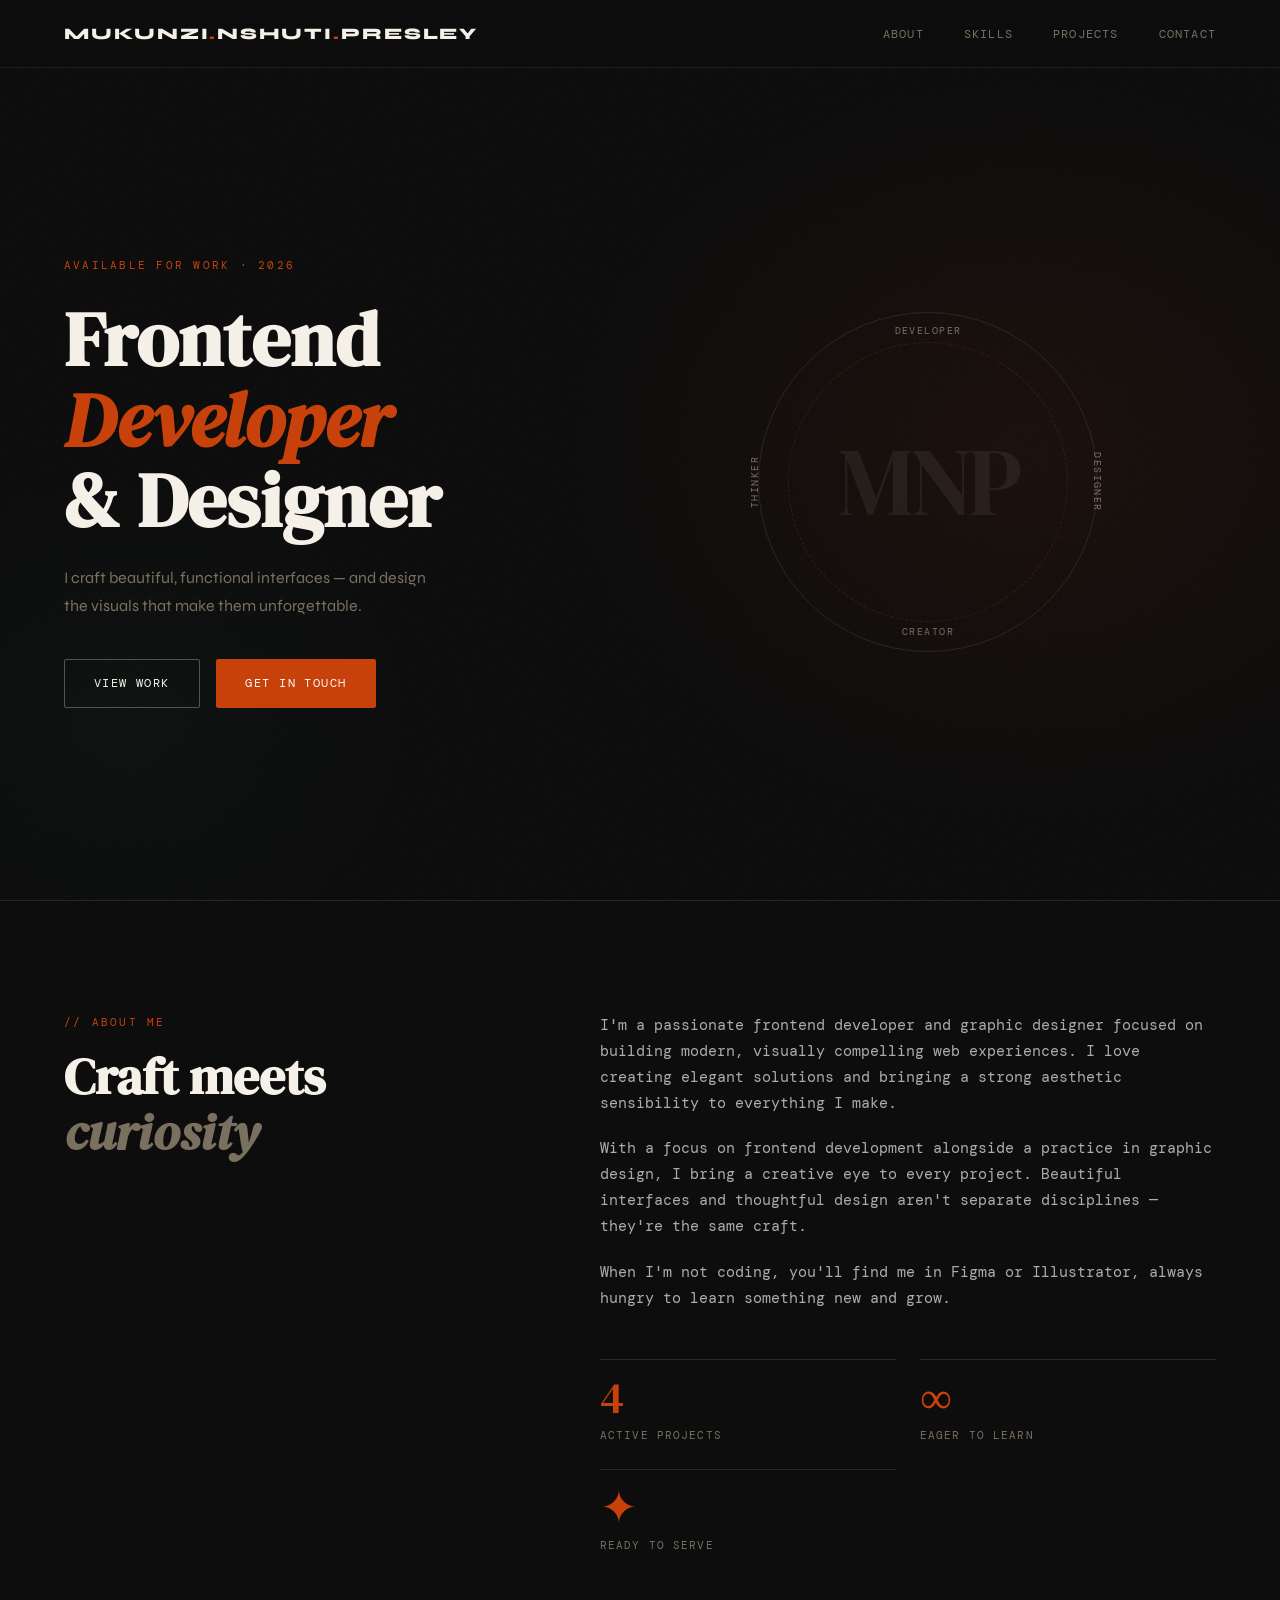
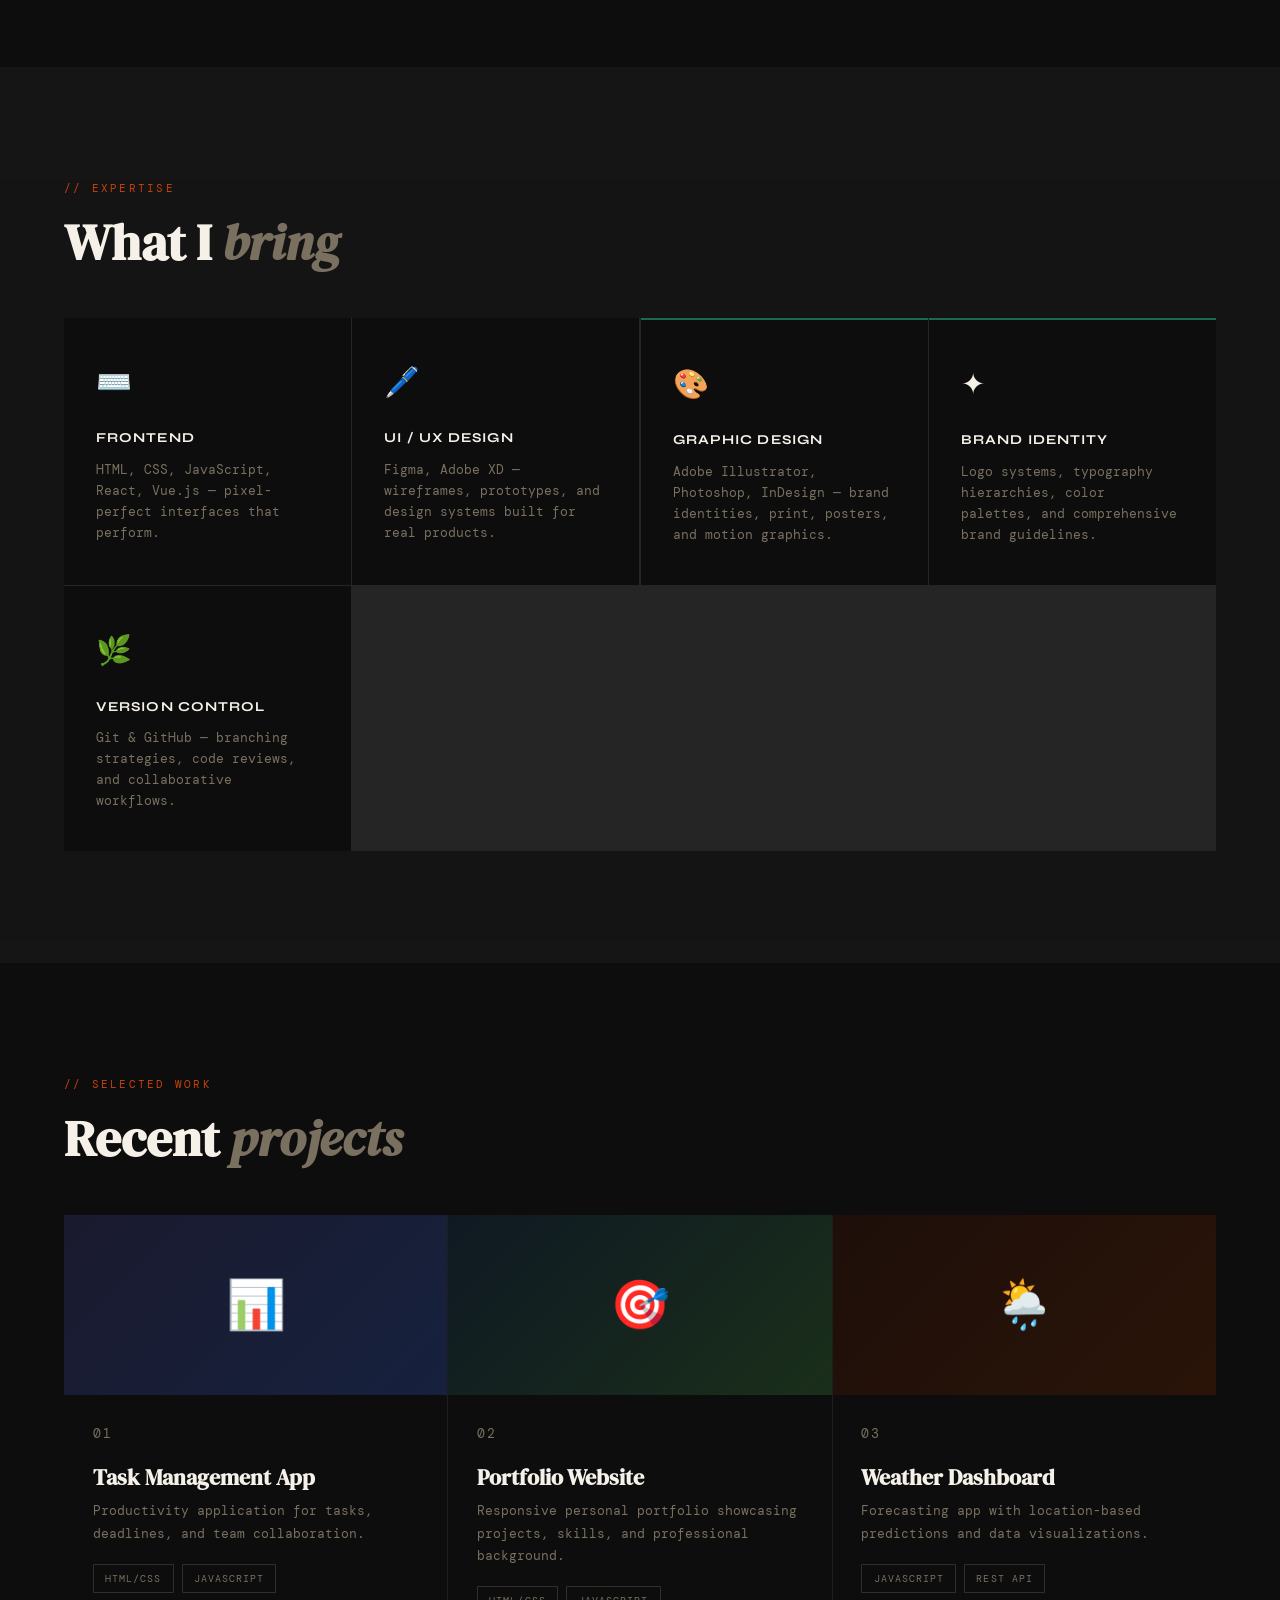
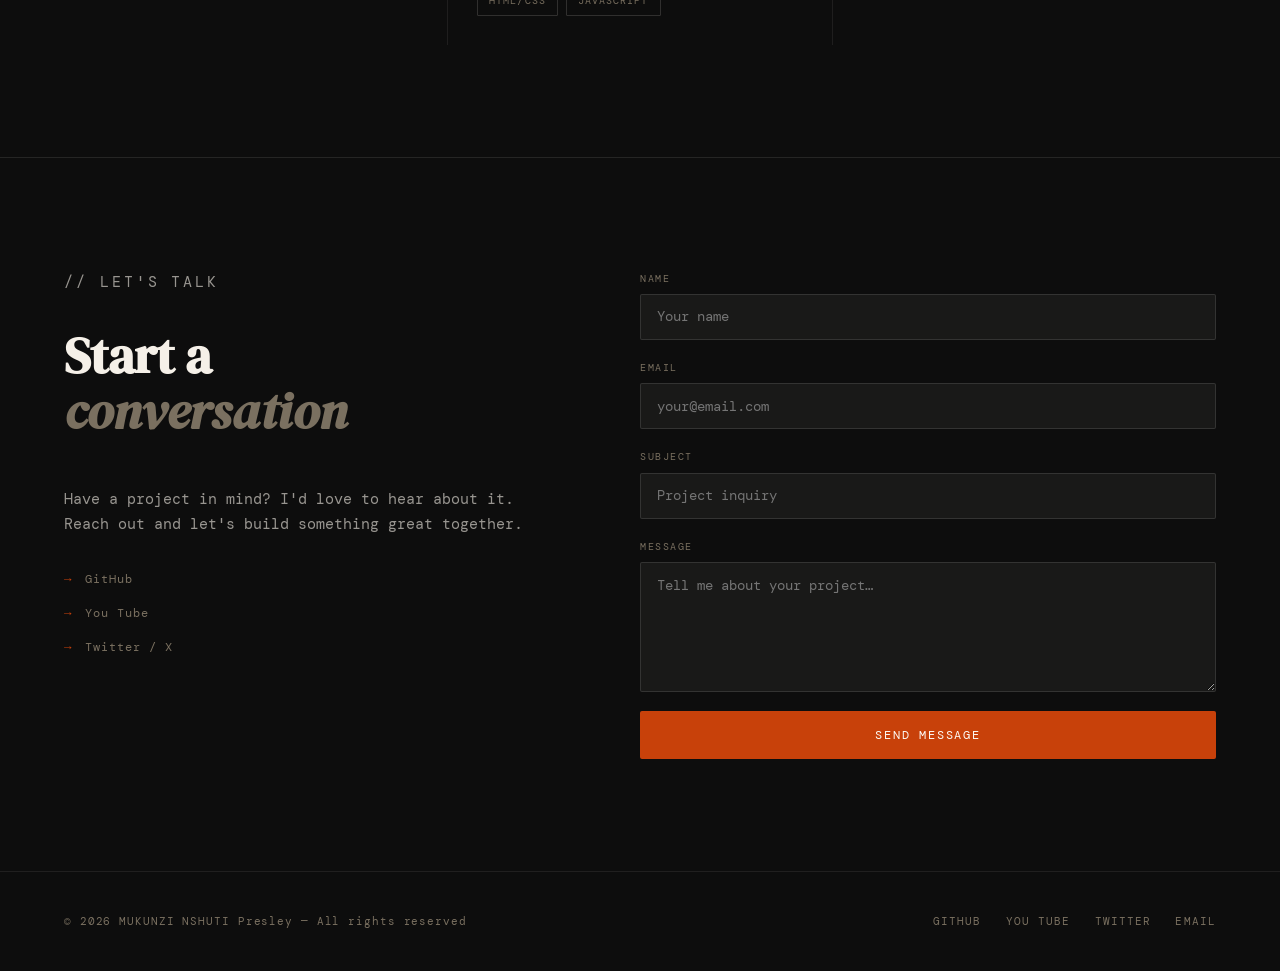
<file: index.html>
<!DOCTYPE html>
<html lang="en">
<head>
  <meta charset="UTF-8" />
  <meta name="viewport" content="width=device-width, initial-scale=1.0" />
  <title>MUKUNZI NSHUTI Presley — Developer & Designer</title>
  <link href="https://fonts.googleapis.com/css2?family=DM+Serif+Display:ital@0;1&family=DM+Mono:wght@300;400;500&family=Syne:wght@400;700;800&display=swap" rel="stylesheet" />
  <link rel="icon" href="Favicon.png" type="image/png">
  <style>
    *, *::before, *::after { margin: 0; padding: 0; box-sizing: border-box; }

    :root {
      --ink:      #0d0d0d;
      --paper:    #f5f0e8;
      --warm:     #e8e0d0;
      --accent:   #c8410a;
      --accent2:  #1a6b4a;
      --muted:    #7a7060;
      --white:    #fdfaf5;
      --serif:    'DM Serif Display', Georgia, serif;
      --mono:     'DM Mono', monospace;
      --sans:     'Syne', sans-serif;
    }

    html { scroll-behavior: smooth; }

    body {
      background: var(--ink);
      color: var(--paper);
      font-family: var(--mono);
      font-size: 15px;
      line-height: 1.7;
      overflow-x: hidden;
    }

    /* ── NOISE OVERLAY ── */
    body::before {
      content: '';
      position: fixed;
      inset: 0;
      background-image: url("data:image/svg+xml,%3Csvg viewBox='0 0 256 256' xmlns='http://www.w3.org/2000/svg'%3E%3Cfilter id='n'%3E%3CfeTurbulence type='fractalNoise' baseFrequency='0.9' numOctaves='4' stitchTiles='stitch'/%3E%3C/filter%3E%3Crect width='100%25' height='100%25' filter='url(%23n)' opacity='0.04'/%3E%3C/svg%3E");
      pointer-events: none;
      z-index: 9999;
      opacity: 0.35;
    }

    /* ── NAV ── */
    nav {
      position: fixed;
      top: 0; left: 0; right: 0;
      z-index: 100;
      display: flex;
      justify-content: space-between;
      align-items: center;
      padding: 1.25rem 4rem;
      mix-blend-mode: normal;
      background: rgba(13, 13, 13, 0.85);
      backdrop-filter: blur(12px);
      border-bottom: 1px solid rgba(245, 240, 232, 0.08);
    }

    .logo {
      font-family: var(--sans);
      font-weight: 800;
      font-size: 1rem;
      letter-spacing: 0.12em;
      text-transform: uppercase;
      color: var(--paper);
    }

    .logo span { color: var(--accent); }

    .nav-links {
      list-style: none;
      display: flex;
      gap: 2.5rem;
    }

    .nav-links a {
      font-family: var(--mono);
      font-size: 0.75rem;
      letter-spacing: 0.1em;
      text-transform: uppercase;
      color: var(--muted);
      text-decoration: none;
      transition: color 0.2s;
    }

    .nav-links a:hover { color: var(--paper); }

    /* ── HERO ── */
    .hero {
      min-height: 100vh;
      display: grid;
      grid-template-columns: 1fr 1fr;
      align-items: center;
      padding: 8rem 4rem 4rem;
      position: relative;
      overflow: hidden;
    }

    .hero-bg {
      position: absolute;
      inset: 0;
      background:
        radial-gradient(ellipse 60% 70% at 80% 50%, rgba(200, 65, 10, 0.08) 0%, transparent 60%),
        radial-gradient(ellipse 40% 50% at 10% 80%, rgba(26, 107, 74, 0.06) 0%, transparent 55%);
    }

    .hero-label {
      font-family: var(--mono);
      font-size: 0.7rem;
      letter-spacing: 0.2em;
      text-transform: uppercase;
      color: var(--accent);
      margin-bottom: 1.5rem;
      opacity: 0;
      animation: reveal 0.8s ease 0.2s forwards;
    }

    .hero h1 {
      font-family: var(--serif);
      font-size: clamp(3.5rem, 6vw, 6rem);
      line-height: 1.05;
      color: var(--paper);
      margin-bottom: 0.5rem;
      opacity: 0;
      animation: reveal 0.9s ease 0.35s forwards;
    }

    .hero h1 em {
      font-style: italic;
      color: var(--accent);
    }

    .hero-sub {
      font-family: var(--sans);
      font-size: 1rem;
      font-weight: 400;
      color: var(--muted);
      margin: 1.5rem 0 2.5rem;
      max-width: 380px;
      opacity: 0;
      animation: reveal 0.9s ease 0.5s forwards;
    }

    .hero-ctas {
      display: flex;
      gap: 1rem;
      opacity: 0;
      animation: reveal 0.9s ease 0.65s forwards;
    }

    .btn {
      font-family: var(--mono);
      font-size: 0.75rem;
      letter-spacing: 0.12em;
      text-transform: uppercase;
      text-decoration: none;
      padding: 0.85rem 1.8rem;
      border-radius: 2px;
      transition: all 0.25s;
    }

    .btn-outline {
      border: 1px solid rgba(245, 240, 232, 0.3);
      color: var(--paper);
    }

    .btn-outline:hover {
      border-color: var(--paper);
      background: rgba(245, 240, 232, 0.06);
    }

    .btn-fill {
      background: var(--accent);
      color: var(--white);
      border: 1px solid var(--accent);
    }

    .btn-fill:hover {
      background: #a8340a;
    }

    /* Hero right: decorative type block */
    .hero-deco {
      display: flex;
      align-items: center;
      justify-content: center;
      position: relative;
      opacity: 0;
      animation: reveal 1.2s ease 0.7s forwards;
    }

    .deco-ring {
      width: 340px;
      height: 340px;
      border-radius: 50%;
      border: 1px solid rgba(245, 240, 232, 0.1);
      display: flex;
      align-items: center;
      justify-content: center;
      position: relative;
    }

    .deco-ring::before {
      content: '';
      position: absolute;
      width: 280px; height: 280px;
      border-radius: 50%;
      border: 1px dashed rgba(200, 65, 10, 0.25);
    }

    .deco-inner {
      text-align: center;
    }

    .deco-big {
      font-family: var(--serif);
      font-size: 6rem;
      line-height: 1;
      color: rgba(245, 240, 232, 0.07);
      user-select: none;
      letter-spacing: -0.04em;
    }

    .deco-tags {
      position: absolute;
      inset: -20px;
    }

    .deco-tag {
      position: absolute;
      font-family: var(--mono);
      font-size: 0.6rem;
      letter-spacing: 0.15em;
      text-transform: uppercase;
      color: var(--muted);
      white-space: nowrap;
    }

    .deco-tag:nth-child(1) { top: 8%; left: 50%; transform: translateX(-50%); }
    .deco-tag:nth-child(2) { top: 50%; right: -10px; transform: translateY(-50%) rotate(90deg); }
    .deco-tag:nth-child(3) { bottom: 8%; left: 50%; transform: translateX(-50%); }
    .deco-tag:nth-child(4) { top: 50%; left: -10px; transform: translateY(-50%) rotate(-90deg); }

    /* ── SECTION BASE ── */
    section { padding: 7rem 4rem; }

    .section-eyebrow {
      font-family: var(--mono);
      font-size: 0.7rem;
      letter-spacing: 0.2em;
      text-transform: uppercase;
      color: var(--accent);
      margin-bottom: 1rem;
    }

    .section-title {
      font-family: var(--serif);
      font-size: clamp(2.2rem, 4vw, 3.5rem);
      line-height: 1.1;
      color: var(--paper);
      margin-bottom: 3rem;
    }

    .section-title em {
      font-style: italic;
      color: var(--muted);
    }

    /* ── ABOUT ── */
    .about {
      display: grid;
      grid-template-columns: 1fr 1.4fr;
      gap: 6rem;
      align-items: start;
      border-top: 1px solid rgba(245, 240, 232, 0.1);
    }

    .about-text p {
      color: rgba(245, 240, 232, 0.7);
      margin-bottom: 1.25rem;
      font-size: 0.95rem;
    }

    .about-stats {
      display: grid;
      grid-template-columns: 1fr 1fr;
      gap: 1.5rem;
      margin-top: 3rem;
    }

    .stat {
      border-top: 1px solid rgba(245, 240, 232, 0.12);
      padding-top: 1rem;
    }

    .stat-num {
      font-family: var(--serif);
      font-size: 2.8rem;
      color: var(--accent);
      line-height: 1;
    }

    .stat-label {
      font-family: var(--mono);
      font-size: 0.7rem;
      letter-spacing: 0.1em;
      color: var(--muted);
      text-transform: uppercase;
      margin-top: 0.3rem;
    }

    /* ── SKILLS ── */
    .skills { background: rgba(245, 240, 232, 0.03); }

    .skills-grid {
      display: grid;
      grid-template-columns: repeat(auto-fit, minmax(240px, 1fr));
      gap: 1.5px;
      background: rgba(245, 240, 232, 0.08);
    }

    .skill-card {
      background: var(--ink);
      padding: 2.5rem 2rem;
      transition: background 0.3s;
      position: relative;
      overflow: hidden;
    }

    .skill-card::after {
      content: '';
      position: absolute;
      bottom: 0; left: 0;
      width: 0; height: 2px;
      background: var(--accent);
      transition: width 0.4s ease;
    }

    .skill-card:hover { background: rgba(245, 240, 232, 0.04); }
    .skill-card:hover::after { width: 100%; }

    .skill-icon {
      font-size: 1.8rem;
      margin-bottom: 1.2rem;
      display: block;
    }

    .skill-card h3 {
      font-family: var(--sans);
      font-size: 0.85rem;
      font-weight: 700;
      letter-spacing: 0.08em;
      text-transform: uppercase;
      color: var(--paper);
      margin-bottom: 0.6rem;
    }

    .skill-card p {
      font-size: 0.82rem;
      color: var(--muted);
      line-height: 1.6;
    }

    /* Graphic Design card accent */
    .skill-card.design-card { border-top: 2px solid var(--accent2); }

    /* ── PROJECTS ── */
    .projects-grid {
      display: grid;
      grid-template-columns: repeat(auto-fit, minmax(320px, 1fr));
      gap: 1px;
      background: rgba(245, 240, 232, 0.08);
    }

    .project-card {
      background: var(--ink);
      overflow: hidden;
      position: relative;
      transition: background 0.3s;
    }

    .project-card:hover { background: rgba(245, 240, 232, 0.03); }

    .project-thumb {
      height: 180px;
      display: flex;
      align-items: center;
      justify-content: center;
      font-size: 3rem;
      position: relative;
      overflow: hidden;
    }

    .project-thumb::before {
      content: '';
      position: absolute;
      inset: 0;
      opacity: 0.15;
    }

    .project-card:nth-child(1) .project-thumb { background: linear-gradient(135deg, #1a1a2e, #16213e); }
    .project-card:nth-child(2) .project-thumb { background: linear-gradient(135deg, #0f1923, #1a2f1a); }
    .project-card:nth-child(3) .project-thumb { background: linear-gradient(135deg, #1e0f0a, #2a1408); }
    .project-card:nth-child(4) .project-thumb { background: linear-gradient(135deg, #0d1b2a, #1b2838); }
    .project-card:nth-child(5) .project-thumb { background: linear-gradient(135deg, #141414, #1a1a0f); }
    .project-card:nth-child(6) .project-thumb { background: linear-gradient(135deg, #1a0f1e, #2a1a2e); }

    .project-body { padding: 1.8rem; }

    .project-num {
      font-family: var(--mono);
      font-size: 0.65rem;
      color: var(--accent);
      letter-spacing: 0.15em;
      margin-bottom: 0.6rem;
    }

    .project-body h3 {
      font-family: var(--serif);
      font-size: 1.35rem;
      color: var(--paper);
      margin-bottom: 0.6rem;
      line-height: 1.2;
    }

    .project-body p {
      font-size: 0.82rem;
      color: var(--muted);
      margin-bottom: 1.2rem;
    }

    .project-tags {
      display: flex;
      flex-wrap: wrap;
      gap: 0.5rem;
    }

    .tag {
      font-family: var(--mono);
      font-size: 0.65rem;
      letter-spacing: 0.1em;
      text-transform: uppercase;
      padding: 0.3rem 0.7rem;
      border: 1px solid rgba(245, 240, 232, 0.15);
      color: var(--muted);
      border-radius: 1px;
    }

    /* ── CONTACT ── */
    .contact {
      border-top: 1px solid rgba(245, 240, 232, 0.1);
      display: grid;
      grid-template-columns: 1fr 1.2fr;
      gap: 6rem;
      align-items: start;
    }

    .contact-intro p {
      color: rgba(245, 240, 232, 0.6);
      font-size: 0.92rem;
      margin-bottom: 2rem;
    }

    .contact-detail {
      display: flex;
      flex-direction: column;
      gap: 0.8rem;
    }

    .contact-detail a {
      font-family: var(--mono);
      font-size: 0.78rem;
      letter-spacing: 0.08em;
      color: var(--muted);
      text-decoration: none;
      display: flex;
      align-items: center;
      gap: 0.8rem;
      transition: color 0.2s;
    }

    .contact-detail a:hover { color: var(--paper); }

    .contact-detail a::before {
      content: '→';
      color: var(--accent);
    }

    .contact-form { display: flex; flex-direction: column; gap: 1.2rem; }

    .form-group { display: flex; flex-direction: column; gap: 0.4rem; }

    .form-group label {
      font-family: var(--mono);
      font-size: 0.65rem;
      letter-spacing: 0.15em;
      text-transform: uppercase;
      color: var(--muted);
    }

    .form-group input,
    .form-group textarea {
      background: rgba(245, 240, 232, 0.05);
      border: 1px solid rgba(245, 240, 232, 0.12);
      border-radius: 2px;
      padding: 0.85rem 1rem;
      font-family: var(--mono);
      font-size: 0.85rem;
      color: var(--paper);
      outline: none;
      transition: border-color 0.2s;
    }

    .form-group input:focus,
    .form-group textarea:focus { border-color: rgba(200, 65, 10, 0.5); }

    .form-group textarea { min-height: 130px; resize: vertical; }

    .submit-btn {
      font-family: var(--mono);
      font-size: 0.75rem;
      letter-spacing: 0.15em;
      text-transform: uppercase;
      background: var(--accent);
      color: var(--white);
      border: none;
      padding: 1rem;
      cursor: pointer;
      border-radius: 2px;
      transition: background 0.2s;
    }

    .submit-btn:hover { background: #a8340a; }

    /* ── FOOTER ── */
    footer {
      padding: 2.5rem 4rem;
      border-top: 1px solid rgba(245, 240, 232, 0.08);
      display: flex;
      justify-content: space-between;
      align-items: center;
    }

    footer p {
      font-family: var(--mono);
      font-size: 0.7rem;
      letter-spacing: 0.08em;
      color: var(--muted);
    }

    .social-links {
      display: flex;
      gap: 1.5rem;
    }

    .social-links a {
      font-family: var(--mono);
      font-size: 0.7rem;
      letter-spacing: 0.1em;
      text-transform: uppercase;
      color: var(--muted);
      text-decoration: none;
      transition: color 0.2s;
    }

    .social-links a:hover { color: var(--paper); }

    /* ── ANIMATIONS ── */
    @keyframes reveal {
      from { opacity: 0; transform: translateY(20px); }
      to   { opacity: 1; transform: translateY(0); }
    }

    .fade-in {
      animation: fadeInUp 0.7s ease both;
    }

    @keyframes fadeInUp {
      from { opacity: 0; transform: translateY(24px); }
      to   { opacity: 1; transform: none; }
    }

    /* ── RESPONSIVE ── */
    @media (max-width: 900px) {
      nav { padding: 1rem 2rem; }
      .nav-links { display: none; }
      section { padding: 5rem 2rem; }
      .hero { grid-template-columns: 1fr; padding: 7rem 2rem 4rem; }
      .hero-deco { display: none; }
      .about, .contact { grid-template-columns: 1fr; gap: 3rem; }
      .skills-grid { grid-template-columns: 1fr 1fr; }
      footer { flex-direction: column; gap: 1rem; text-align: center; }
    }

    @media (max-width: 560px) {
      .skills-grid { grid-template-columns: 1fr; }
      .about-stats { grid-template-columns: 1fr 1fr; }
    }
  </style>
</head>
<body>

  <!-- NAV -->
  <nav>
    <div class="logo">MUKUNZI<span>.</span>NSHUTI<span>.</span>Presley</div>
    <ul class="nav-links">
      <li><a href="#about">About</a></li>
      <li><a href="#skills">Skills</a></li>
      <li><a href="#projects">Projects</a></li>
      <li><a href="#contact">Contact</a></li>
    </ul>
  </nav>

  <!-- HERO -->
  <section class="hero">
    <div class="hero-bg"></div>
    <div class="hero-left">
      <p class="hero-label">Available for work · 2026</p>
      <h1>Frontend<br><em>Developer</em><br>&amp; Designer</h1>
      <p class="hero-sub">I craft beautiful, functional interfaces — and design the visuals that make them unforgettable.</p>
      <div class="hero-ctas">
        <a href="#projects" class="btn btn-outline">View Work</a>
        <a href="#contact" class="btn btn-fill">Get In Touch</a>
      </div>
    </div>
    <div class="hero-deco">
      <div class="deco-ring">
        <div class="deco-inner">
          <div class="deco-big">MNP</div>
        </div>
        <div class="deco-tags">
          <span class="deco-tag">Developer</span>
          <span class="deco-tag">Designer</span>
          <span class="deco-tag">Creator</span>
          <span class="deco-tag">Thinker</span>
        </div>
      </div>
    </div>
  </section>

  <!-- ABOUT -->
  <section class="about" id="about">
    <div class="about-left fade-in">
      <p class="section-eyebrow">// About me</p>
      <h2 class="section-title">Craft meets<br><em>curiosity</em></h2>
    </div>
    <div class="about-right fade-in">
      <div class="about-text">
        <p>I'm a passionate frontend developer and graphic designer focused on building modern, visually compelling web experiences. I love creating elegant solutions and bringing a strong aesthetic sensibility to everything I make.</p>
        <p>With a focus on frontend development alongside a practice in graphic design, I bring a creative eye to every project. Beautiful interfaces and thoughtful design aren't separate disciplines — they're the same craft.</p>
        <p>When I'm not coding, you'll find me in Figma or Illustrator, always hungry to learn something new and grow.</p>
      </div>
      <div class="about-stats">
        <div class="stat">
          <div class="stat-num">4</div>
          <div class="stat-label">Active projects</div>
        </div>
        <div class="stat">
          <div class="stat-num">∞</div>
          <div class="stat-label">Eager to learn</div>
        </div>
        <div class="stat">
          <div class="stat-num">✦</div>
          <div class="stat-label">Ready to serve</div>
        </div>
      </div>
    </div>
  </section>

  <!-- SKILLS -->
  <section class="skills" id="skills">
    <p class="section-eyebrow fade-in">// Expertise</p>
    <h2 class="section-title fade-in">What I <em>bring</em></h2>
    <div class="skills-grid fade-in">

      <div class="skill-card">
        <span class="skill-icon">⌨️</span>
        <h3>Frontend</h3>
        <p>HTML, CSS, JavaScript, React, Vue.js — pixel-perfect interfaces that perform.</p>
      </div>

      <div class="skill-card">
        <span class="skill-icon">🖊️</span>
        <h3>UI / UX Design</h3>
        <p>Figma, Adobe XD — wireframes, prototypes, and design systems built for real products.</p>
      </div>

      <div class="skill-card design-card">
        <span class="skill-icon">🎨</span>
        <h3>Graphic Design</h3>
        <p>Adobe Illustrator, Photoshop, InDesign — brand identities, print, posters, and motion graphics.</p>
      </div>

      <div class="skill-card design-card">
        <span class="skill-icon">✦</span>
        <h3>Brand Identity</h3>
        <p>Logo systems, typography hierarchies, color palettes, and comprehensive brand guidelines.</p>
      </div>

      <div class="skill-card">
        <span class="skill-icon">🌿</span>
        <h3>Version Control</h3>
        <p>Git &amp; GitHub — branching strategies, code reviews, and collaborative workflows.</p>
      </div>

    </div>
  </section>

  <!-- PROJECTS -->
  <section class="projects" id="projects">
    <p class="section-eyebrow fade-in">// Selected work</p>
    <h2 class="section-title fade-in">Recent <em>projects</em></h2>
    <div class="projects-grid fade-in">

      <div class="project-card">
        <div class="project-thumb">📊</div>
        <div class="project-body">
          <p class="project-num">01</p>
          <h3>Task Management App</h3>
          <p>Productivity application for tasks, deadlines, and team collaboration.</p>
          <div class="project-tags">
            <span class="tag">HTML/CSS</span>
            <span class="tag">JavaScript</span>
          </div>
        </div>
      </div>

      <div class="project-card">
        <div class="project-thumb">🎯</div>
        <div class="project-body">
          <p class="project-num">02</p>
          <h3>Portfolio Website</h3>
          <p>Responsive personal portfolio showcasing projects, skills, and professional background.</p>
          <div class="project-tags">
            <span class="tag">HTML/CSS</span>
            <span class="tag">JavaScript</span>
          </div>
        </div>
      </div>

      <div class="project-card">
        <div class="project-thumb">🌦️</div>
        <div class="project-body">
          <p class="project-num">03</p>
          <h3>Weather Dashboard</h3>
          <p>Forecasting app with location-based predictions and data visualizations.</p>
          <div class="project-tags">
            <span class="tag">JavaScript</span>
            <span class="tag">REST API</span>
          </div>
        </div>
      </div>

    </div>
  </section>

  <!-- CONTACT -->
  <section class="contact" id="contact">
    <div class="contact-intro fade-in">
      <p class="section-eyebrow">// Let's talk</p>
      <h2 class="section-title">Start a<br><em>conversation</em></h2>
      <p>Have a project in mind? I'd love to hear about it. Reach out and let's build something great together.</p>
      <div class="contact-detail">
        <!-- <a href="/cdn-cgi/l/email-protection#1d75787171725d77727573797278337e7270"><span class="__cf_email__" data-cfemail="472f222b2b28072d282f292328226924282a">[email&#160;protected]</span></a> -->
        <a href="https://github.com/pres-010">GitHub</a>
        <a href="https://youtube.com/@NshutiPresley">You Tube</a>
        <a href="https://x.com/MUKUNZI2101">Twitter / X</a>
      </div>
    </div>
    <div class="fade-in">
      <form class="contact-form" id = "contactForm">
        <div class="form-group">
          <label for="name">Name</label>
          <input type="text" id="name" placeholder="Your name" name = "name" />
        </div>
        <div class="form-group">
          <label for="email">Email</label>
          <input type="email" id="email" placeholder="your@email.com" name = "email"/>
        </div>
        <div class="form-group">
    <label for="subject">Subject</label>
    <input
        type="text"
        id="subject"
        name="subject"
        placeholder="Project inquiry"
        required
    />
</div>
        <div class="form-group">
          <label for="message">Message</label>
          <textarea id="message" placeholder="Tell me about your project…" name = "message"></textarea>
        </div>
        <button type = "submit" class="submit-btn">Send Message</button>
  </form>
      </div>
    </div>
  </section>

  <!-- FOOTER -->
  <footer>
    <p>© 2026 MUKUNZI NSHUTI Presley — All rights reserved</p>
    <div class="social-links">
      <a href="https://github.com/pres-010">GitHub</a>
      <a href="https://youtube.com/@NshutiPresley">You Tube</a>
      <a href="https://x.com/MUKUNZI2101">Twitter</a>
      <a href="https://mail.google.com/mail/?view=cm&fs=1&to=presleymukunzinshuti@gmail.com">Email</a>
    </div>
  </footer>

  <script>
const form = document.getElementById("contactForm");
const btn = form.querySelector(".submit-btn");

form.addEventListener("submit", async (e) => {
    e.preventDefault();

    const data = {
        name: document.getElementById("name").value.trim(),
        email: document.getElementById("email").value.trim(),
        subject: document.getElementById("subject").value.trim(),
        message: document.getElementById("message").value.trim()
    };

    // Validation
    if (!data.name || !data.email || !data.message) {
        btn.innerText = "Fill all fields";
        btn.style.background = "#7a7060";

        setTimeout(() => {
            btn.innerText = "Send Message";
            btn.style.background = "";
        }, 2000);

        return;
    }

    // Sending state
    btn.disabled = true;
    btn.innerText = "Sending...";
    btn.style.background = "#7a7060";

    try {
        const response = await fetch(
            "https://hook.eu1.make.com/iq2psl8aj2lfvto06tjw1k6sxt56t5lh",
            {
                method: "POST",
                headers: {
                    "Content-Type": "application/json"
                },
                body: JSON.stringify(data)
            }
        );

        if (response.ok) {
            btn.innerText = "Sent ✓";
            btn.style.background = "#1a6b4a";

            form.reset();
        } else {
            btn.innerText = "Failed";
            btn.style.background = "#c8410a";
        }
    } catch (error) {
        console.error(error);

        btn.innerText = "Network Error";
        btn.style.background = "#c8410a";
    }

    setTimeout(() => {
        btn.disabled = false;
        btn.innerText = "Send Message";
        btn.style.background = "";
    }, 3000);
});
  </script>
</body>
</html>
</file>
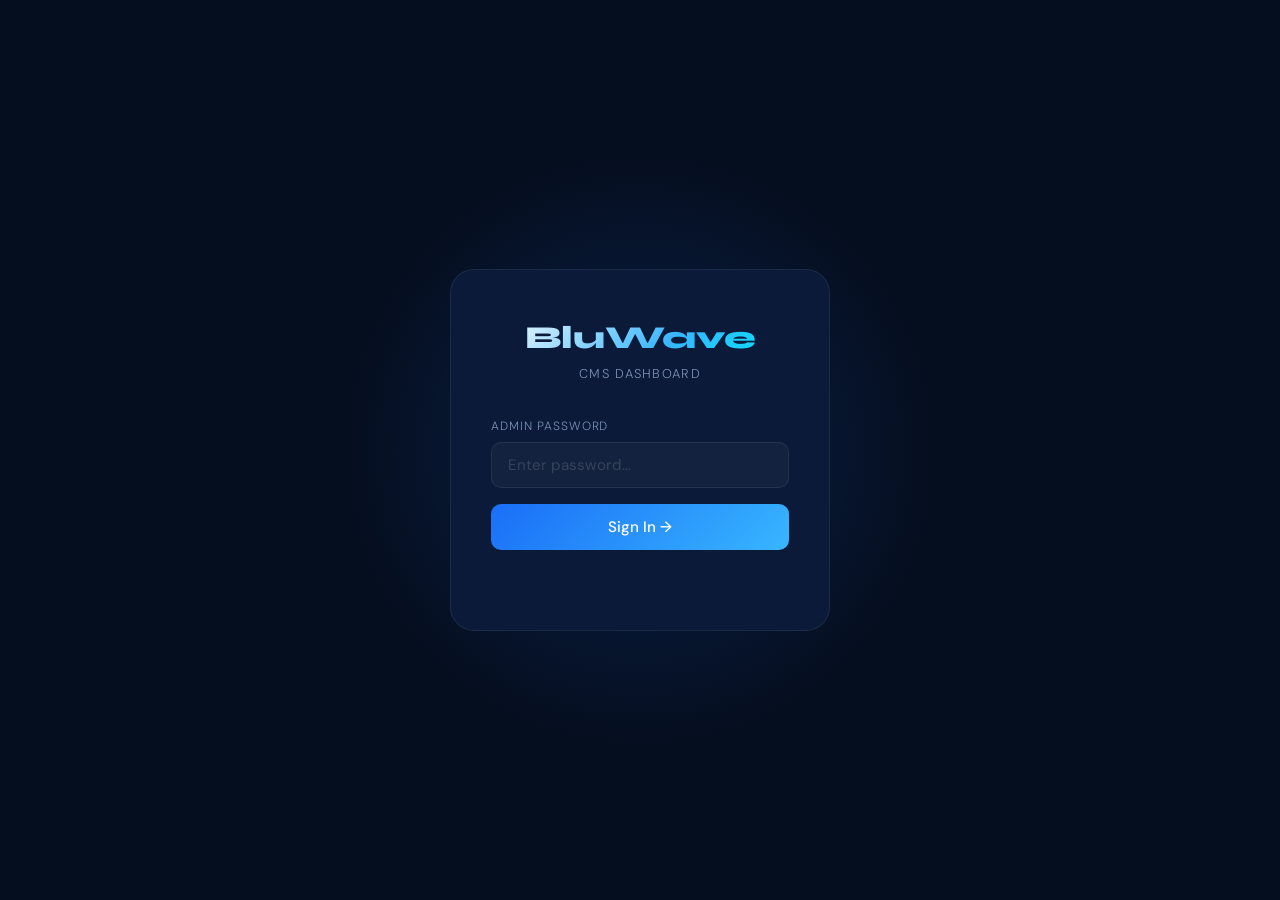
<file: cms.html>
<!DOCTYPE html>
<html lang="en">
<head>
<meta charset="UTF-8">
<meta name="viewport" content="width=device-width, initial-scale=1.0">
<title>BluWave CMS</title>
<link href="https://fonts.googleapis.com/css2?family=Syne:wght@600;700;800&family=DM+Sans:wght@300;400;500&display=swap" rel="stylesheet">
<style>
:root {
    --navy: #050e1f;
    --deep: #0a1a38;
    --mid: #0f2557;
    --blue: #1a6ef7;
    --sky: #38b6ff;
    --cyan: #00e5ff;
    --white: #f0f5ff;
    --muted: #7a90b5;
    --border: rgba(255,255,255,0.07);
    --card: rgba(255,255,255,0.04);
    --red: #ef4444;
    --green: #22c55e;
    --orange: #f59e0b;
    --sidebar: 220px;
}

* { margin: 0; padding: 0; box-sizing: border-box; }
html { scroll-behavior: smooth; }

body {
    font-family: 'DM Sans', sans-serif;
    font-weight: 300;
    background: var(--navy);
    color: var(--white);
    min-height: 100vh;
    display: flex;
}

/* ─── LOGIN ─── */
#loginScreen {
    position: fixed; inset: 0;
    background: var(--navy);
    display: flex;
    align-items: center;
    justify-content: center;
    z-index: 999;
    flex-direction: column;
    gap: 0;
}

#loginScreen::before {
    content: '';
    position: absolute;
    width: 600px; height: 600px;
    border-radius: 50%;
    background: radial-gradient(circle, rgba(26,110,247,0.2) 0%, transparent 70%);
    top: 50%; left: 50%;
    transform: translate(-50%,-50%);
    pointer-events: none;
}

.login-box {
    background: var(--deep);
    border: 1px solid var(--border);
    border-radius: 24px;
    padding: 48px 40px;
    width: 380px;
    text-align: center;
    position: relative;
    z-index: 1;
}

.login-logo {
    font-family: 'Syne', sans-serif;
    font-weight: 800;
    font-size: 2rem;
    background: linear-gradient(135deg, #fff 0%, var(--sky) 60%, var(--cyan) 100%);
    -webkit-background-clip: text;
    -webkit-text-fill-color: transparent;
    background-clip: text;
    margin-bottom: 8px;
}

.login-subtitle {
    font-size: 0.8rem;
    color: var(--muted);
    letter-spacing: 0.1em;
    text-transform: uppercase;
    margin-bottom: 36px;
}

.login-box label {
    display: block;
    font-size: 0.75rem;
    color: var(--muted);
    text-transform: uppercase;
    letter-spacing: 0.08em;
    text-align: left;
    margin-bottom: 8px;
}

.login-box input[type="password"] {
    width: 100%;
    background: rgba(255,255,255,0.04);
    border: 1px solid var(--border);
    border-radius: 10px;
    padding: 12px 16px;
    color: var(--white);
    font-family: inherit;
    font-size: 0.95rem;
    outline: none;
    transition: border-color 0.2s;
    margin-bottom: 16px;
    letter-spacing: 0.1em;
}

.login-box input[type="password"]:focus { border-color: var(--blue); }
.login-box input[type="password"]::placeholder { color: rgba(255,255,255,0.15); letter-spacing: 0; }

.login-btn {
    width: 100%;
    padding: 13px;
    background: linear-gradient(135deg, var(--blue), var(--sky));
    color: #fff;
    border: none;
    border-radius: 10px;
    font-family: inherit;
    font-size: 0.95rem;
    font-weight: 500;
    cursor: pointer;
    transition: all 0.25s;
}

.login-btn:hover { opacity: 0.9; transform: translateY(-1px); box-shadow: 0 8px 30px rgba(26,110,247,0.4); }

#loginError {
    margin-top: 12px;
    color: var(--red);
    font-size: 0.85rem;
    min-height: 20px;
}

/* ─── SIDEBAR ─── */
#app { display: none; width: 100%; }

.sidebar {
    width: var(--sidebar);
    min-height: 100vh;
    background: var(--deep);
    border-right: 1px solid var(--border);
    position: fixed;
    top: 0; left: 0; bottom: 0;
    display: flex;
    flex-direction: column;
    padding: 0;
    z-index: 50;
}

.sidebar-logo {
    padding: 24px 24px 20px;
    border-bottom: 1px solid var(--border);
}

.sidebar-logo span {
    font-family: 'Syne', sans-serif;
    font-weight: 800;
    font-size: 1.3rem;
    background: linear-gradient(135deg, #fff 0%, var(--sky) 100%);
    -webkit-background-clip: text;
    -webkit-text-fill-color: transparent;
    background-clip: text;
}

.sidebar-label {
    font-size: 0.65rem;
    color: var(--muted);
    letter-spacing: 0.12em;
    text-transform: uppercase;
    padding: 20px 24px 8px;
}

.nav-item {
    display: flex;
    align-items: center;
    gap: 12px;
    padding: 11px 24px;
    cursor: pointer;
    transition: all 0.2s;
    color: var(--muted);
    font-size: 0.875rem;
    font-weight: 400;
    border-left: 2px solid transparent;
    margin: 1px 0;
}

.nav-item:hover { color: var(--white); background: rgba(255,255,255,0.03); }

.nav-item.active {
    color: var(--white);
    background: rgba(26,110,247,0.1);
    border-left-color: var(--blue);
}

.nav-icon { font-size: 1rem; width: 20px; text-align: center; }

.sidebar-footer {
    margin-top: auto;
    padding: 20px 24px;
    border-top: 1px solid var(--border);
}

.logout-btn {
    display: flex;
    align-items: center;
    gap: 10px;
    color: var(--muted);
    font-size: 0.8rem;
    cursor: pointer;
    transition: color 0.2s;
}

.logout-btn:hover { color: var(--red); }

/* ─── MAIN ─── */
.main {
    margin-left: var(--sidebar);
    flex: 1;
    padding: 32px 40px;
    min-height: 100vh;
}

.topbar {
    display: flex;
    align-items: center;
    justify-content: space-between;
    margin-bottom: 36px;
}

.page-title {
    font-family: 'Syne', sans-serif;
    font-weight: 700;
    font-size: 1.5rem;
    letter-spacing: -0.02em;
}

.topbar-right {
    display: flex;
    align-items: center;
    gap: 12px;
}

.topbar-badge {
    background: rgba(26,110,247,0.15);
    border: 1px solid rgba(26,110,247,0.25);
    color: var(--sky);
    padding: 5px 14px;
    border-radius: 20px;
    font-size: 0.75rem;
    letter-spacing: 0.06em;
}

/* ─── SECTIONS ─── */
.section { display: none; }
.section.active { display: block; }

/* ─── STAT CARDS ─── */
.stat-row {
    display: grid;
    grid-template-columns: repeat(4, 1fr);
    gap: 16px;
    margin-bottom: 32px;
}

.stat-card {
    background: var(--card);
    border: 1px solid var(--border);
    border-radius: 16px;
    padding: 24px;
    transition: all 0.3s;
}

.stat-card:hover { border-color: rgba(26,110,247,0.3); background: rgba(26,110,247,0.06); }

.stat-card-label {
    font-size: 0.75rem;
    color: var(--muted);
    text-transform: uppercase;
    letter-spacing: 0.08em;
    margin-bottom: 12px;
}

.stat-card-num {
    font-family: 'Syne', sans-serif;
    font-weight: 800;
    font-size: 2.2rem;
    line-height: 1;
    background: linear-gradient(135deg, #fff 0%, var(--sky) 100%);
    -webkit-background-clip: text;
    -webkit-text-fill-color: transparent;
    background-clip: text;
}

/* ─── PANEL ─── */
.panel {
    background: var(--card);
    border: 1px solid var(--border);
    border-radius: 20px;
    overflow: hidden;
    margin-bottom: 28px;
}

.panel-header {
    padding: 20px 28px;
    border-bottom: 1px solid var(--border);
    display: flex;
    align-items: center;
    justify-content: space-between;
}

.panel-title {
    font-family: 'Syne', sans-serif;
    font-weight: 700;
    font-size: 1rem;
}

.panel-body { padding: 28px; }

/* ─── FORMS ─── */
.form-row {
    display: flex;
    gap: 12px;
    flex-wrap: wrap;
    align-items: flex-end;
}

.form-field { display: flex; flex-direction: column; gap: 6px; flex: 1; min-width: 160px; }

.form-field label {
    font-size: 0.72rem;
    color: var(--muted);
    text-transform: uppercase;
    letter-spacing: 0.08em;
}

.form-field input,
.form-field select {
    background: rgba(255,255,255,0.05);
    border: 1px solid var(--border);
    border-radius: 10px;
    padding: 10px 14px;
    color: var(--white);
    font-family: inherit;
    font-size: 0.875rem;
    outline: none;
    transition: border-color 0.2s;
}

.form-field input:focus,
.form-field select:focus { border-color: var(--blue); }
.form-field input::placeholder { color: rgba(255,255,255,0.2); }
.form-field select option { background: var(--deep); }

.add-btn {
    padding: 10px 22px;
    background: var(--blue);
    color: #fff;
    border: none;
    border-radius: 10px;
    font-family: inherit;
    font-size: 0.875rem;
    font-weight: 500;
    cursor: pointer;
    transition: all 0.2s;
    white-space: nowrap;
    align-self: flex-end;
}

.add-btn:hover { background: var(--sky); color: var(--navy); transform: translateY(-1px); }

/* ─── TABLE ─── */
table { width: 100%; border-collapse: collapse; }

thead tr { border-bottom: 1px solid var(--border); }

th {
    padding: 12px 16px;
    font-size: 0.72rem;
    font-weight: 500;
    color: var(--muted);
    text-transform: uppercase;
    letter-spacing: 0.08em;
    text-align: left;
}

td {
    padding: 14px 16px;
    font-size: 0.875rem;
    border-bottom: 1px solid rgba(255,255,255,0.04);
    vertical-align: middle;
}

tbody tr:last-child td { border-bottom: none; }
tbody tr { transition: background 0.15s; }
tbody tr:hover { background: rgba(255,255,255,0.02); }

/* ─── BADGES / PILLS ─── */
.pill {
    display: inline-block;
    padding: 3px 12px;
    border-radius: 20px;
    font-size: 0.75rem;
    font-weight: 500;
}

.pill-paid { background: rgba(34,197,94,0.15); color: var(--green); border: 1px solid rgba(34,197,94,0.25); }
.pill-pending { background: rgba(245,158,11,0.15); color: var(--orange); border: 1px solid rgba(245,158,11,0.25); }

/* ─── ACTION BUTTONS ─── */
.act-btn {
    display: inline-flex;
    align-items: center;
    gap: 4px;
    padding: 5px 12px;
    border-radius: 8px;
    border: none;
    cursor: pointer;
    font-family: inherit;
    font-size: 0.78rem;
    font-weight: 500;
    transition: all 0.2s;
    margin: 0 3px;
}

.act-delete { background: rgba(239,68,68,0.12); color: var(--red); border: 1px solid rgba(239,68,68,0.2); }
.act-delete:hover { background: rgba(239,68,68,0.25); }

.act-toggle-paid { background: rgba(34,197,94,0.12); color: var(--green); border: 1px solid rgba(34,197,94,0.2); }
.act-toggle-paid:hover { background: rgba(34,197,94,0.25); }

.act-toggle-pending { background: rgba(245,158,11,0.12); color: var(--orange); border: 1px solid rgba(245,158,11,0.2); }
.act-toggle-pending:hover { background: rgba(245,158,11,0.25); }

/* ─── MESSAGES ─── */
.message-grid {
    display: grid;
    grid-template-columns: repeat(auto-fill, minmax(300px, 1fr));
    gap: 16px;
}

.message-card {
    background: var(--card);
    border: 1px solid var(--border);
    border-radius: 16px;
    padding: 20px;
    transition: all 0.3s;
    position: relative;
    overflow: hidden;
}

.message-card::before {
    content: '';
    position: absolute;
    top: 0; left: 0; bottom: 0;
    width: 3px;
    background: linear-gradient(to bottom, var(--blue), var(--cyan));
    border-radius: 3px 0 0 3px;
}

.message-card:hover { border-color: rgba(26,110,247,0.25); }

.msg-name {
    font-family: 'Syne', sans-serif;
    font-weight: 700;
    font-size: 0.95rem;
    margin-bottom: 4px;
}

.msg-email {
    font-size: 0.78rem;
    color: var(--sky);
    margin-bottom: 12px;
}

.msg-body {
    font-size: 0.875rem;
    color: rgba(240,245,255,0.7);
    line-height: 1.6;
    margin-bottom: 12px;
}

.msg-date {
    font-size: 0.72rem;
    color: var(--muted);
    margin-bottom: 14px;
}

/* ─── EMPTY STATE ─── */
.empty-state {
    text-align: center;
    padding: 60px 20px;
    color: var(--muted);
}

.empty-state .empty-icon { font-size: 2.5rem; margin-bottom: 12px; }
.empty-state p { font-size: 0.875rem; }

/* ─── REFERRAL PROGRESS ─── */
.referral-list { display: flex; flex-direction: column; gap: 12px; }

.referral-item {
    display: flex;
    align-items: center;
    justify-content: space-between;
    background: rgba(255,255,255,0.03);
    border: 1px solid var(--border);
    border-radius: 12px;
    padding: 14px 18px;
}

.ref-name { font-weight: 500; font-size: 0.9rem; }
.ref-count {
    font-family: 'Syne', sans-serif;
    font-size: 0.8rem;
    font-weight: 700;
    padding: 4px 14px;
    border-radius: 20px;
    background: rgba(26,110,247,0.15);
    color: var(--sky);
}

.ref-reward {
    font-size: 0.75rem;
    color: var(--cyan);
    background: rgba(0,229,255,0.1);
    padding: 4px 12px;
    border-radius: 20px;
    border: 1px solid rgba(0,229,255,0.2);
}
</style>
</head>
<body>

<!-- LOGIN -->
<div id="loginScreen">
    <div class="login-box">
        <div class="login-logo">BluWave</div>
        <div class="login-subtitle">CMS Dashboard</div>
        <label>Admin Password</label>
        <input type="password" id="passwordInput" placeholder="Enter password…">
        <button class="login-btn" id="loginBtn">Sign In →</button>
        <div id="loginError"></div>
    </div>
</div>

<!-- APP -->
<div id="app">

    <!-- SIDEBAR -->
    <aside class="sidebar">
        <div class="sidebar-logo"><span>BluWave</span></div>
        <div class="sidebar-label">Main</div>
        <div class="nav-item active" data-tab="overview">
            <span class="nav-icon">📊</span> Overview
        </div>
        <div class="nav-item" data-tab="clients">
            <span class="nav-icon">👥</span> Clients
        </div>
        <div class="nav-item" data-tab="projects">
            <span class="nav-icon">📁</span> Projects
        </div>
        <div class="nav-item" data-tab="payments">
            <span class="nav-icon">💳</span> Payments
        </div>
        <div class="nav-item" data-tab="referrals">
            <span class="nav-icon">🔗</span> Referrals
        </div>
        <div class="nav-item" data-tab="messages">
            <span class="nav-icon">✉️</span> Messages
            <span id="msgBadge" style="margin-left:auto;background:var(--blue);color:#fff;border-radius:10px;padding:1px 7px;font-size:0.7rem;display:none;"></span>
        </div>
        <div class="sidebar-footer">
            <div class="logout-btn" id="logoutBtn">
                <span>🚪</span> Sign Out
            </div>
        </div>
    </aside>

    <!-- MAIN -->
    <main class="main">
        <div class="topbar">
            <div class="page-title" id="pageTitle">Overview</div>
            <div class="topbar-right">
                <div class="topbar-badge">Admin</div>
            </div>
        </div>

        <!-- OVERVIEW -->
        <div class="section active" id="tab-overview">
            <div class="stat-row">
                <div class="stat-card">
                    <div class="stat-card-label">Total Clients</div>
                    <div class="stat-card-num" id="ov-clients">0</div>
                </div>
                <div class="stat-card">
                    <div class="stat-card-label">Total Projects</div>
                    <div class="stat-card-num" id="ov-projects">0</div>
                </div>
                <div class="stat-card">
                    <div class="stat-card-label">Paid Projects</div>
                    <div class="stat-card-num" id="ov-paid">0</div>
                </div>
                <div class="stat-card">
                    <div class="stat-card-label">Messages</div>
                    <div class="stat-card-num" id="ov-messages">0</div>
                </div>
            </div>
            <div class="panel">
                <div class="panel-header"><span class="panel-title">Recent Clients</span></div>
                <div class="panel-body">
                    <table>
                        <thead><tr><th>Name</th><th>Company</th><th>Email</th><th>Referred By</th></tr></thead>
                        <tbody id="recentClients"></tbody>
                    </table>
                </div>
            </div>
        </div>

        <!-- CLIENTS -->
        <div class="section" id="tab-clients">
            <div class="panel">
                <div class="panel-header"><span class="panel-title">Add Client</span></div>
                <div class="panel-body">
                    <form id="clientForm" class="form-row" autocomplete="off">
                        <div class="form-field"><label>Name</label><input type="text" id="clientName" placeholder="Full name" required></div>
                        <div class="form-field"><label>Email</label><input type="email" id="clientEmail" placeholder="email@example.com" required></div>
                        <div class="form-field"><label>Company</label><input type="text" id="clientCompany" placeholder="Company name" required></div>
                        <div class="form-field"><label>Referred By</label><input type="text" id="clientReferral" placeholder="Optional"></div>
                        <button type="submit" class="add-btn">+ Add Client</button>
                    </form>
                </div>
            </div>
            <div class="panel">
                <div class="panel-header"><span class="panel-title">All Clients</span></div>
                <div class="panel-body" style="padding:0;">
                    <table>
                        <thead><tr><th>Name</th><th>Email</th><th>Phone</th><th>Company</th><th>Referred By</th><th>Actions</th></tr></thead>
                        <tbody id="clientTableBody"></tbody>
                    </table>
                </div>
            </div>
        </div>

        <!-- PROJECTS -->
        <div class="section" id="tab-projects">
            <div class="panel">
                <div class="panel-header"><span class="panel-title">Add Project</span></div>
                <div class="panel-body">
                    <form id="projectForm" class="form-row" autocomplete="off">
                        <div class="form-field"><label>Client</label>
                            <select id="projectClient" required><option value="">Select client…</option></select>
                        </div>
                        <div class="form-field"><label>Project Name</label><input type="text" id="projectName" placeholder="Project name" required></div>
                        <button type="submit" class="add-btn">+ Add Project</button>
                    </form>
                </div>
            </div>
            <div class="panel">
                <div class="panel-header"><span class="panel-title">All Projects</span></div>
                <div class="panel-body" style="padding:0;">
                    <table>
                        <thead><tr><th>Client</th><th>Project</th><th>Actions</th></tr></thead>
                        <tbody id="projectTableBody"></tbody>
                    </table>
                </div>
            </div>
        </div>

        <!-- PAYMENTS -->
        <div class="section" id="tab-payments">
            <div class="panel">
                <div class="panel-header"><span class="panel-title">Payment Status</span></div>
                <div class="panel-body" style="padding:0;">
                    <table>
                        <thead><tr><th>Client</th><th>Project</th><th>Status</th><th>Actions</th></tr></thead>
                        <tbody id="paymentTableBody"></tbody>
                    </table>
                </div>
            </div>
        </div>

        <!-- REFERRALS -->
        <div class="section" id="tab-referrals">
            <div class="stat-row" style="grid-template-columns: repeat(2,1fr); max-width:500px;">
                <div class="stat-card">
                    <div class="stat-card-label">Referred Clients</div>
                    <div class="stat-card-num" id="ref-count">0</div>
                </div>
                <div class="stat-card">
                    <div class="stat-card-label">Free Months Earned</div>
                    <div class="stat-card-num" id="ref-rewards">0</div>
                </div>
            </div>
            <div class="panel">
                <div class="panel-header"><span class="panel-title">Referral Leaderboard</span></div>
                <div class="panel-body">
                    <div class="referral-list" id="referralList"></div>
                </div>
            </div>
        </div>

        <!-- MESSAGES -->
        <div class="section" id="tab-messages">
            <div class="panel" style="margin-bottom:24px;">
                <div class="panel-header"><span class="panel-title">Incoming Messages</span><span id="msgCount" class="topbar-badge">0</span></div>
                <div class="panel-body">
                    <div class="message-grid" id="messagesList"></div>
                </div>
            </div>
        </div>

    </main>
</div>

<script>
// ─── AUTH ───
document.getElementById('loginBtn').addEventListener('click', () => {
    const val = document.getElementById('passwordInput').value;
    if (val === 'BluwaveAdmin2026!') {
        document.getElementById('loginScreen').style.display = 'none';
        document.getElementById('app').style.display = 'flex';
        init();
    } else {
        const err = document.getElementById('loginError');
        err.textContent = 'Incorrect password. Please try again.';
        document.getElementById('passwordInput').value = '';
        document.getElementById('passwordInput').focus();
        setTimeout(() => err.textContent = '', 3000);
    }
});

document.getElementById('passwordInput').addEventListener('keydown', e => {
    if (e.key === 'Enter') document.getElementById('loginBtn').click();
});

document.getElementById('logoutBtn').addEventListener('click', () => {
    document.getElementById('app').style.display = 'none';
    document.getElementById('loginScreen').style.display = 'flex';
    document.getElementById('passwordInput').value = '';
});

// ─── DATA ───
const get = key => JSON.parse(localStorage.getItem(key)) || [];
const set = (key, val) => localStorage.setItem(key, JSON.stringify(val));

let clients = [];
let projects = [];
let messages = [];

function loadData() {
    clients = get('clients');
    projects = get('projects');
    messages = get('bluwaveMessages');
}

// ─── NAV ───
const pageTitles = { overview:'Overview', clients:'Clients', projects:'Projects', payments:'Payments', referrals:'Referrals', messages:'Messages' };

document.querySelectorAll('.nav-item').forEach(item => {
    item.addEventListener('click', () => {
        document.querySelectorAll('.nav-item').forEach(n => n.classList.remove('active'));
        document.querySelectorAll('.section').forEach(s => s.classList.remove('active'));
        item.classList.add('active');
        const tab = item.dataset.tab;
        document.getElementById('tab-' + tab).classList.add('active');
        document.getElementById('pageTitle').textContent = pageTitles[tab];
    });
});

// ─── RENDER ───
function renderAll() {
    loadData();
    renderClients();
    renderProjects();
    renderPayments();
    renderReferrals();
    renderMessages();
    renderOverview();
}

function renderClients() {
    const tbody = document.getElementById('clientTableBody');
    if (!clients.length) {
        tbody.innerHTML = '<tr><td colspan="6"><div class="empty-state"><div class="empty-icon">👥</div><p>No clients yet</p></div></td></tr>';
        return;
    }
    tbody.innerHTML = clients.map((c, i) => `
        <tr>
            <td>${esc(c.name)}</td>
            <td style="color:var(--muted)">${esc(c.email)}</td>
            <td style="color:var(--muted)">${c.phone ? esc(c.phone) : '<span style="color:var(--muted);font-size:0.8rem">—</span>'}</td>
            <td>${esc(c.company)}</td>
            <td>${c.referral ? `<span style="color:var(--sky);font-size:0.8rem">${esc(c.referral)}</span>` : '<span style="color:var(--muted);font-size:0.8rem">—</span>'}</td>
            <td><button class="act-btn act-delete" onclick="deleteClient(${i})">🗑 Delete</button></td>
        </tr>`).join('');
    updateDropdown();
}

function renderProjects() {
    const tbody = document.getElementById('projectTableBody');
    if (!projects.length) {
        tbody.innerHTML = '<tr><td colspan="3"><div class="empty-state"><div class="empty-icon">📁</div><p>No projects yet</p></div></td></tr>';
        return;
    }
    tbody.innerHTML = projects.map((p, i) => {
        const cn = clients[p.client]?.name ?? 'Unknown';
        return `<tr>
            <td>${esc(cn)}</td>
            <td>${esc(p.name)}</td>
            <td><button class="act-btn act-delete" onclick="deleteProject(${i})">🗑 Delete</button></td>
        </tr>`;
    }).join('');
}

function renderPayments() {
    const tbody = document.getElementById('paymentTableBody');
    if (!projects.length) {
        tbody.innerHTML = '<tr><td colspan="4"><div class="empty-state"><div class="empty-icon">💳</div><p>No payments yet</p></div></td></tr>';
        return;
    }
    tbody.innerHTML = projects.map((p, i) => {
        const cn = clients[p.client]?.name ?? 'Unknown';
        const isPaid = p.status === 'Paid';
        return `<tr>
            <td>${esc(cn)}</td>
            <td>${esc(p.name)}</td>
            <td><span class="pill ${isPaid ? 'pill-paid' : 'pill-pending'}">${p.status}</span></td>
            <td><button class="act-btn ${isPaid ? 'act-toggle-pending' : 'act-toggle-paid'}" onclick="togglePayment(${i})">${isPaid ? '↩ Mark Pending' : '✓ Mark Paid'}</button></td>
        </tr>`;
    }).join('');
}

function renderReferrals() {
    const referred = clients.filter(c => c.referral && c.referral.trim());
    document.getElementById('ref-count').textContent = referred.length;

    const map = {};
    referred.forEach(c => {
        const r = c.referral.trim();
        map[r] = (map[r] || 0) + 1;
    });

    const rewards = Object.values(map).filter(v => v >= 3).length;
    document.getElementById('ref-rewards').textContent = rewards;

    const sorted = Object.entries(map).sort((a,b) => b[1]-a[1]);
    const list = document.getElementById('referralList');
    if (!sorted.length) {
        list.innerHTML = '<div class="empty-state"><div class="empty-icon">🔗</div><p>No referrals recorded yet</p></div>';
        return;
    }
    list.innerHTML = sorted.map(([name, count]) => `
        <div class="referral-item">
            <span class="ref-name">${esc(name)}</span>
            <span class="ref-count">${count} referral${count !== 1 ? 's' : ''}</span>
            ${count >= 3 ? '<span class="ref-reward">🎉 1 FREE month earned</span>' : ''}
        </div>`).join('');
}

function renderMessages() {
    const list = document.getElementById('messagesList');
    const count = messages.length;
    document.getElementById('msgCount').textContent = count;
    document.getElementById('ov-messages').textContent = count;

    const badge = document.getElementById('msgBadge');
    if (count > 0) { badge.style.display = 'inline'; badge.textContent = count; }
    else badge.style.display = 'none';

    if (!messages.length) {
        list.innerHTML = '<div class="empty-state"><div class="empty-icon">✉️</div><p>No messages yet</p></div>';
        return;
    }
    list.innerHTML = messages.map(msg => `
        <div class="message-card">
            <div class="msg-name">${esc(msg.name)}</div>
            <div class="msg-email">${esc(msg.email)}</div>
            <div class="msg-body">${esc(msg.message)}</div>
            <div class="msg-date">${esc(msg.date)}</div>
            <button class="act-btn act-delete" onclick="deleteMessage(${msg.id})">🗑 Delete</button>
        </div>`).join('');
}

function renderOverview() {
    document.getElementById('ov-clients').textContent = clients.length;
    document.getElementById('ov-projects').textContent = projects.length;
    document.getElementById('ov-paid').textContent = projects.filter(p => p.status === 'Paid').length;

    const tbody = document.getElementById('recentClients');
    const recent = [...clients].slice(-5).reverse();
    if (!recent.length) {
        tbody.innerHTML = '<tr><td colspan="4"><div class="empty-state"><p>No clients yet</p></div></td></tr>';
        return;
    }
    tbody.innerHTML = recent.map(c => `
        <tr>
            <td>${esc(c.name)}</td>
            <td style="color:var(--muted)">${esc(c.company)}</td>
            <td style="color:var(--muted);font-size:0.8rem">${esc(c.email)}</td>
            <td>${c.referral ? `<span style="color:var(--sky);font-size:0.8rem">${esc(c.referral)}</span>` : '<span style="color:var(--muted);font-size:0.8rem">—</span>'}</td>
        </tr>`).join('');
}

function updateDropdown() {
    const sel = document.getElementById('projectClient');
    sel.innerHTML = '<option value="">Select client…</option>';
    clients.forEach((c, i) => sel.innerHTML += `<option value="${i}">${esc(c.name)}</option>`);
}

// ─── CRUD ───
document.getElementById('clientForm').addEventListener('submit', e => {
    e.preventDefault();
    const name = document.getElementById('clientName').value.trim();
    const email = document.getElementById('clientEmail').value.trim();
    const company = document.getElementById('clientCompany').value.trim();
    const referral = document.getElementById('clientReferral').value.trim();
    if (!name || !email || !company) return;
    clients.push({ name, email, company, referral });
    set('clients', clients);
    e.target.reset();
    renderAll();
});

function deleteClient(i) {
    if (!confirm(`Delete ${clients[i].name}?`)) return;
    clients.splice(i, 1);
    projects = projects.filter(p => p.client != i).map(p => ({ ...p, client: p.client > i ? p.client - 1 : p.client }));
    set('clients', clients);
    set('projects', projects);
    renderAll();
}

document.getElementById('projectForm').addEventListener('submit', e => {
    e.preventDefault();
    const ci = document.getElementById('projectClient').value;
    const name = document.getElementById('projectName').value.trim();
    if (ci === '' || !name) return;
    projects.push({ client: parseInt(ci), name, status: 'Pending' });
    set('projects', projects);
    e.target.reset();
    renderAll();
});

function deleteProject(i) {
    projects.splice(i, 1);
    set('projects', projects);
    renderAll();
}

function togglePayment(i) {
    projects[i].status = projects[i].status === 'Paid' ? 'Pending' : 'Paid';
    set('projects', projects);
    renderAll();
}

function deleteMessage(id) {
    messages = messages.filter(m => m.id !== id);
    set('bluwaveMessages', messages);
    renderMessages();
}

function esc(str) {
    return String(str ?? '').replace(/&/g,'&amp;').replace(/</g,'&lt;').replace(/>/g,'&gt;').replace(/"/g,'&quot;');
}

function init() { renderAll(); }
</script>
</body>
</html>
</file>
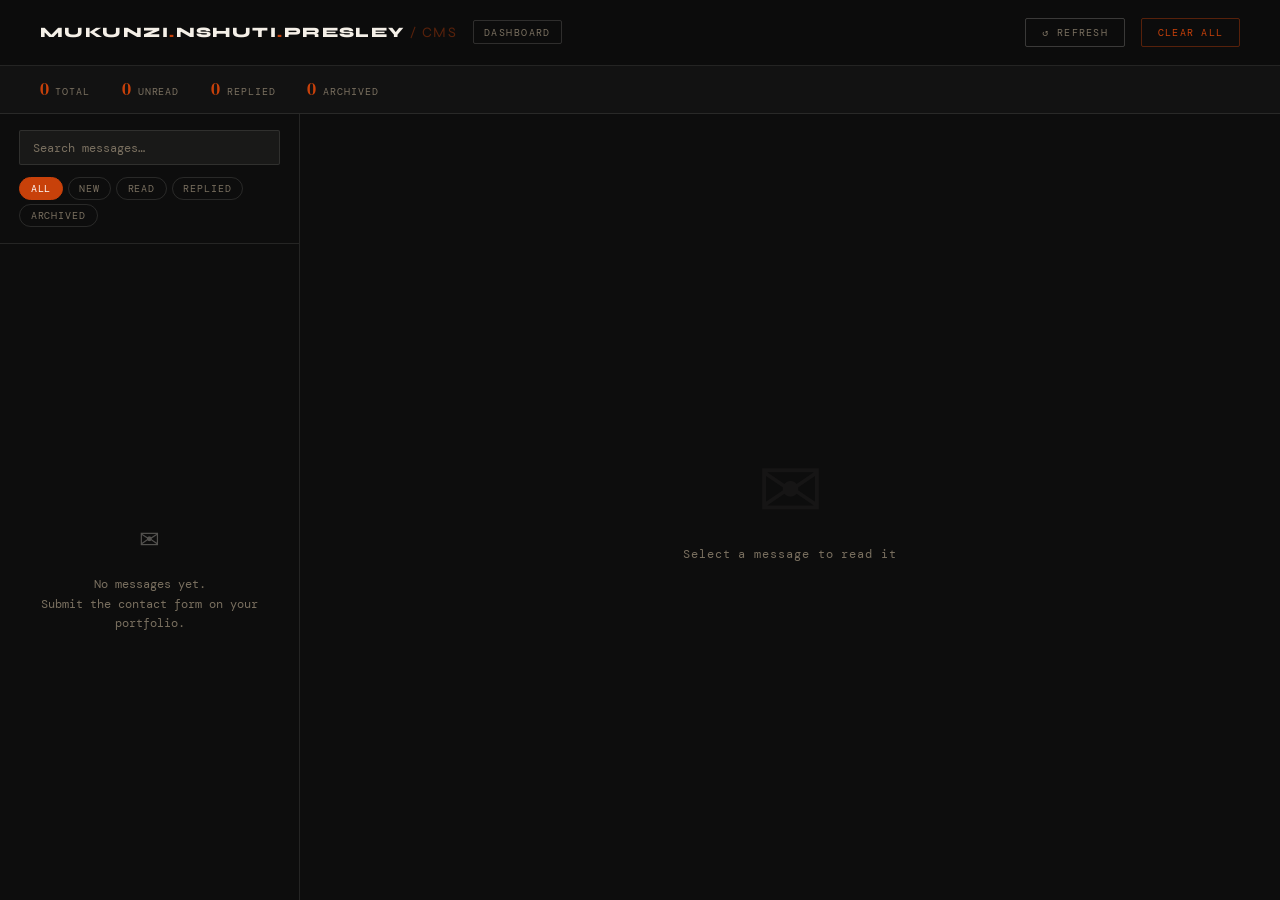
<file: dashboard.html>
<!DOCTYPE html>
<html lang="en">
<head>
  <meta charset="UTF-8" />
  <meta name="viewport" content="width=device-width, initial-scale=1.0" />
  <title>CMS — Message Dashboard</title>
  <link href="https://fonts.googleapis.com/css2?family=DM+Serif+Display:ital@0;1&family=DM+Mono:wght@300;400;500&family=Syne:wght@700;800&display=swap" rel="stylesheet" />
  <link rel="icon" href="Favicon.png" type="image/png">
  <style>
    *, *::before, *::after { margin: 0; padding: 0; box-sizing: border-box; }

    :root {
      --ink:    #0d0d0d;
      --paper:  #f5f0e8;
      --warm:   #e8e0d0;
      --accent: #c8410a;
      --sage:   #1a6b4a;
      --muted:  #7a7060;
      --line:   rgba(245, 240, 232, 0.1);
      --serif:  'DM Serif Display', Georgia, serif;
      --mono:   'DM Mono', monospace;
      --sans:   'Syne', sans-serif;
    }

    html { height: 100%; }

    body {
      background: var(--ink);
      color: var(--paper);
      font-family: var(--mono);
      font-size: 14px;
      line-height: 1.6;
      height: 100%;
      display: flex;
      flex-direction: column;
    }

    /* ── TOPBAR ── */
    header {
      display: flex;
      align-items: center;
      justify-content: space-between;
      padding: 1.1rem 2.5rem;
      border-bottom: 1px solid var(--line);
      background: rgba(13,13,13,0.95);
      backdrop-filter: blur(12px);
      flex-shrink: 0;
    }

    .header-brand {
      display: flex;
      align-items: center;
      gap: 1rem;
    }

    .header-brand h1 {
      font-family: var(--sans);
      font-size: 0.9rem;
      font-weight: 800;
      letter-spacing: 0.1em;
      text-transform: uppercase;
      color: var(--paper);
    }

    .header-brand h1 span { color: var(--accent); }

    .header-tag {
      font-size: 0.6rem;
      letter-spacing: 0.15em;
      text-transform: uppercase;
      color: var(--muted);
      border: 1px solid rgba(245,240,232,0.15);
      padding: 0.2rem 0.6rem;
      border-radius: 2px;
    }

    .header-right {
      display: flex;
      align-items: center;
      gap: 1rem;
    }

    .unread-badge {
      font-size: 0.65rem;
      letter-spacing: 0.1em;
      background: var(--accent);
      color: #fff;
      padding: 0.2rem 0.6rem;
      border-radius: 20px;
      display: none;
    }

    .unread-badge.visible { display: inline-block; }

    .header-btn {
      font-family: var(--mono);
      font-size: 0.65rem;
      letter-spacing: 0.12em;
      text-transform: uppercase;
      background: transparent;
      border: 1px solid rgba(245,240,232,0.2);
      color: var(--muted);
      padding: 0.45rem 1rem;
      cursor: pointer;
      border-radius: 2px;
      transition: all 0.2s;
    }

    .header-btn:hover { border-color: var(--paper); color: var(--paper); }
    .header-btn.danger { border-color: rgba(200,65,10,0.4); color: var(--accent); }
    .header-btn.danger:hover { background: rgba(200,65,10,0.08); }

    /* ── LAYOUT ── */
    .shell {
      display: grid;
      grid-template-columns: 300px 1fr;
      flex: 1;
      overflow: hidden;
    }

    /* ── SIDEBAR ── */
    .sidebar {
      border-right: 1px solid var(--line);
      display: flex;
      flex-direction: column;
      overflow: hidden;
    }

    .sidebar-toolbar {
      padding: 1rem 1.2rem;
      border-bottom: 1px solid var(--line);
      display: flex;
      flex-direction: column;
      gap: 0.7rem;
    }

    .search-box {
      background: rgba(245,240,232,0.05);
      border: 1px solid rgba(245,240,232,0.1);
      border-radius: 2px;
      padding: 0.55rem 0.8rem;
      font-family: var(--mono);
      font-size: 0.75rem;
      color: var(--paper);
      outline: none;
      width: 100%;
      transition: border-color 0.2s;
    }

    .search-box::placeholder { color: var(--muted); }
    .search-box:focus { border-color: rgba(200,65,10,0.4); }

    .filter-tabs {
      display: flex;
      gap: 0.3rem;
      flex-wrap: wrap;
    }

    .filter-tab {
      font-family: var(--mono);
      font-size: 0.6rem;
      letter-spacing: 0.1em;
      text-transform: uppercase;
      padding: 0.25rem 0.65rem;
      border: 1px solid rgba(245,240,232,0.12);
      color: var(--muted);
      background: transparent;
      cursor: pointer;
      border-radius: 20px;
      transition: all 0.18s;
    }

    .filter-tab:hover { border-color: rgba(245,240,232,0.3); color: var(--paper); }
    .filter-tab.active { background: var(--accent); border-color: var(--accent); color: #fff; }

    .msg-list {
      overflow-y: auto;
      flex: 1;
    }

    .msg-list::-webkit-scrollbar { width: 4px; }
    .msg-list::-webkit-scrollbar-track { background: transparent; }
    .msg-list::-webkit-scrollbar-thumb { background: rgba(245,240,232,0.1); border-radius: 2px; }

    .msg-item {
      padding: 1rem 1.2rem;
      border-bottom: 1px solid var(--line);
      cursor: pointer;
      transition: background 0.15s;
      position: relative;
    }

    .msg-item:hover { background: rgba(245,240,232,0.03); }
    .msg-item.active { background: rgba(200,65,10,0.07); border-left: 2px solid var(--accent); }
    .msg-item.unread { border-left: 2px solid rgba(200,65,10,0.5); }
    .msg-item.unread .msg-name { color: var(--paper); }

    .msg-item-top {
      display: flex;
      justify-content: space-between;
      align-items: flex-start;
      margin-bottom: 0.2rem;
    }

    .msg-name {
      font-size: 0.8rem;
      font-weight: 500;
      color: rgba(245,240,232,0.7);
      white-space: nowrap;
      overflow: hidden;
      text-overflow: ellipsis;
      max-width: 160px;
    }

    .msg-time {
      font-size: 0.6rem;
      color: var(--muted);
      flex-shrink: 0;
      margin-left: 0.5rem;
    }

    .msg-email {
      font-size: 0.68rem;
      color: var(--muted);
      margin-bottom: 0.3rem;
      white-space: nowrap;
      overflow: hidden;
      text-overflow: ellipsis;
    }

    .msg-preview {
      font-size: 0.72rem;
      color: var(--muted);
      white-space: nowrap;
      overflow: hidden;
      text-overflow: ellipsis;
    }

    .msg-status-dot {
      display: inline-block;
      width: 5px; height: 5px;
      border-radius: 50%;
      margin-right: 5px;
      vertical-align: middle;
      flex-shrink: 0;
    }

    .dot-new      { background: var(--accent); }
    .dot-read     { background: var(--muted); }
    .dot-replied  { background: var(--sage); }
    .dot-archived { background: rgba(245,240,232,0.2); }

    .empty-state {
      display: flex;
      flex-direction: column;
      align-items: center;
      justify-content: center;
      height: 100%;
      gap: 0.8rem;
      padding: 2rem;
      text-align: center;
    }

    .empty-state .empty-icon {
      font-size: 2rem;
      opacity: 0.3;
    }

    .empty-state p {
      font-size: 0.75rem;
      color: var(--muted);
      line-height: 1.6;
    }

    /* ── DETAIL PANE ── */
    .detail {
      display: flex;
      flex-direction: column;
      overflow: hidden;
    }

    .detail-placeholder {
      flex: 1;
      display: flex;
      flex-direction: column;
      align-items: center;
      justify-content: center;
      gap: 1rem;
      color: var(--muted);
    }

    .detail-placeholder .ph-icon {
      font-family: var(--serif);
      font-size: 5rem;
      color: rgba(245,240,232,0.04);
      line-height: 1;
    }

    .detail-placeholder p {
      font-size: 0.72rem;
      letter-spacing: 0.08em;
    }

    .detail-header {
      padding: 1.5rem 2rem;
      border-bottom: 1px solid var(--line);
      display: flex;
      align-items: flex-start;
      justify-content: space-between;
      gap: 1rem;
      flex-shrink: 0;
    }

    .detail-from h2 {
      font-family: var(--serif);
      font-size: 1.5rem;
      color: var(--paper);
      line-height: 1.1;
      margin-bottom: 0.3rem;
    }

    .detail-from p {
      font-size: 0.72rem;
      color: var(--muted);
    }

    .detail-actions {
      display: flex;
      gap: 0.6rem;
      flex-wrap: wrap;
      align-items: flex-start;
    }

    .action-btn {
      font-family: var(--mono);
      font-size: 0.62rem;
      letter-spacing: 0.1em;
      text-transform: uppercase;
      padding: 0.4rem 0.9rem;
      border-radius: 2px;
      border: 1px solid rgba(245,240,232,0.15);
      color: var(--muted);
      background: transparent;
      cursor: pointer;
      transition: all 0.18s;
    }

    .action-btn:hover { border-color: rgba(245,240,232,0.35); color: var(--paper); }
    .action-btn.primary { background: var(--accent); border-color: var(--accent); color: #fff; }
    .action-btn.primary:hover { background: #a8340a; }
    .action-btn.success { background: var(--sage); border-color: var(--sage); color: #fff; }
    .action-btn.del { border-color: rgba(200,65,10,0.3); color: var(--accent); }
    .action-btn.del:hover { background: rgba(200,65,10,0.08); }

    .status-select {
      font-family: var(--mono);
      font-size: 0.62rem;
      letter-spacing: 0.08em;
      text-transform: uppercase;
      padding: 0.4rem 0.7rem;
      border-radius: 2px;
      border: 1px solid rgba(245,240,232,0.15);
      background: rgba(245,240,232,0.05);
      color: var(--paper);
      cursor: pointer;
      outline: none;
    }

    .status-select:focus { border-color: rgba(200,65,10,0.4); }
    .status-select option { background: #1a1612; color: var(--paper); }

    .detail-body {
      flex: 1;
      overflow-y: auto;
      padding: 2rem;
      display: flex;
      flex-direction: column;
      gap: 2rem;
    }

    .detail-body::-webkit-scrollbar { width: 4px; }
    .detail-body::-webkit-scrollbar-track { background: transparent; }
    .detail-body::-webkit-scrollbar-thumb { background: rgba(245,240,232,0.1); border-radius: 2px; }

    .msg-text {
      font-size: 0.92rem;
      color: rgba(245,240,232,0.8);
      line-height: 1.85;
      white-space: pre-wrap;
      border-left: 2px solid rgba(200,65,10,0.3);
      padding-left: 1.2rem;
    }

    .note-section h4 {
      font-family: var(--mono);
      font-size: 0.65rem;
      letter-spacing: 0.15em;
      text-transform: uppercase;
      color: var(--muted);
      margin-bottom: 0.6rem;
    }

    .note-textarea {
      width: 100%;
      background: rgba(245,240,232,0.04);
      border: 1px solid rgba(245,240,232,0.1);
      border-radius: 2px;
      padding: 0.8rem 1rem;
      font-family: var(--mono);
      font-size: 0.8rem;
      color: var(--paper);
      resize: vertical;
      min-height: 90px;
      outline: none;
      transition: border-color 0.2s;
    }

    .note-textarea::placeholder { color: var(--muted); }
    .note-textarea:focus { border-color: rgba(200,65,10,0.4); }

    .note-save-btn {
      margin-top: 0.6rem;
      font-family: var(--mono);
      font-size: 0.62rem;
      letter-spacing: 0.1em;
      text-transform: uppercase;
      padding: 0.45rem 1rem;
      border-radius: 2px;
      border: 1px solid rgba(245,240,232,0.15);
      color: var(--muted);
      background: transparent;
      cursor: pointer;
      transition: all 0.18s;
    }

    .note-save-btn:hover { border-color: var(--sage); color: var(--sage); }

    /* ── STATS BAR ── */
    .stats-bar {
      display: flex;
      gap: 2rem;
      padding: 0.6rem 2.5rem;
      border-bottom: 1px solid var(--line);
      background: rgba(245,240,232,0.02);
      flex-shrink: 0;
    }

    .stat-item {
      display: flex;
      align-items: baseline;
      gap: 0.4rem;
    }

    .stat-val {
      font-family: var(--serif);
      font-size: 1.1rem;
      color: var(--accent);
    }

    .stat-lbl {
      font-size: 0.6rem;
      letter-spacing: 0.1em;
      text-transform: uppercase;
      color: var(--muted);
    }

    /* ── TOAST ── */
    .toast {
      position: fixed;
      bottom: 1.5rem;
      right: 1.5rem;
      background: var(--sage);
      color: #fff;
      font-family: var(--mono);
      font-size: 0.72rem;
      letter-spacing: 0.08em;
      padding: 0.65rem 1.2rem;
      border-radius: 2px;
      opacity: 0;
      transform: translateY(8px);
      transition: all 0.25s;
      pointer-events: none;
      z-index: 9999;
    }

    .toast.show { opacity: 1; transform: translateY(0); }

    /* ── RESPONSIVE ── */
    @media (max-width: 760px) {
      .shell { grid-template-columns: 1fr; }
      .sidebar { max-height: 40vh; }
      header { padding: 1rem 1.2rem; }
      .stats-bar { padding: 0.6rem 1.2rem; gap: 1.2rem; }
    }
  </style>
</head>
<body>

  <!-- TOPBAR -->
  <header>
    <div class="header-brand">
      <h1>MUKUNZI<span>.</span>NSHUTI<span>.</span>Presley <span style="font-weight:400;opacity:0.4;">/ CMS</span></h1>
      <span class="header-tag">Dashboard</span>
    </div>
    <div class="header-right">
      <span class="unread-badge" id="unreadBadge">0 new</span>
      <button class="header-btn" id="refreshBtn">↺ Refresh</button>
      <button class="header-btn danger" id="clearAllBtn">Clear all</button>
    </div>
  </header>

  <!-- STATS BAR -->
  <div class="stats-bar">
    <div class="stat-item">
      <span class="stat-val" id="statTotal">0</span>
      <span class="stat-lbl">Total</span>
    </div>
    <div class="stat-item">
      <span class="stat-val" id="statNew">0</span>
      <span class="stat-lbl">Unread</span>
    </div>
    <div class="stat-item">
      <span class="stat-val" id="statReplied">0</span>
      <span class="stat-lbl">Replied</span>
    </div>
    <div class="stat-item">
      <span class="stat-val" id="statArchived">0</span>
      <span class="stat-lbl">Archived</span>
    </div>
  </div>

  <!-- SHELL -->
  <div class="shell">

    <!-- SIDEBAR -->
    <aside class="sidebar">
      <div class="sidebar-toolbar">
        <input class="search-box" id="searchBox" type="text" placeholder="Search messages…" />
        <div class="filter-tabs" id="filterTabs">
          <button class="filter-tab active" data-filter="all">All</button>
          <button class="filter-tab" data-filter="new">New</button>
          <button class="filter-tab" data-filter="read">Read</button>
          <button class="filter-tab" data-filter="replied">Replied</button>
          <button class="filter-tab" data-filter="archived">Archived</button>
        </div>
      </div>
      <div class="msg-list" id="msgList"></div>
    </aside>

    <!-- DETAIL -->
    <section class="detail" id="detailPane">
      <div class="detail-placeholder" id="detailPlaceholder">
        <div class="ph-icon">✉</div>
        <p>Select a message to read it</p>
      </div>
    </section>

  </div>

  <!-- TOAST -->
  <div class="toast" id="toast"></div>

  <script>
    const STORAGE_KEY = 'cms_messages';
    let state = { messages: [], filter: 'all', search: '', selected: null };

    /* ── STORAGE ── */
    function loadMessages() {
      try { return JSON.parse(localStorage.getItem(STORAGE_KEY)) || []; }
      catch { return []; }
    }

    function saveMessages() {
      localStorage.setItem(STORAGE_KEY, JSON.stringify(state.messages));
    }

    /* ── HELPERS ── */
    function esc(s) {
      return String(s || '').replace(/&/g,'&amp;').replace(/</g,'&lt;').replace(/>/g,'&gt;').replace(/"/g,'&quot;');
    }

    function fmtTime(ts) {
      const diff = Date.now() - ts;
      if (diff < 60000) return 'just now';
      if (diff < 3600000) return Math.round(diff / 60000) + 'm ago';
      if (diff < 86400000) return Math.round(diff / 3600000) + 'h ago';
      const d = new Date(ts);
      return d.toLocaleDateString(undefined, { month: 'short', day: 'numeric' });
    }

    function statusLabel(s) {
      return { new: 'New', read: 'Read', replied: 'Replied', archived: 'Archived' }[s] || s;
    }

    function showToast(msg, color) {
      const t = document.getElementById('toast');
      t.textContent = msg;
      t.style.background = color || 'var(--sage)';
      t.classList.add('show');
      setTimeout(() => t.classList.remove('show'), 2200);
    }

    /* ── STATS ── */
    function renderStats() {
      const msgs = state.messages;
      document.getElementById('statTotal').textContent    = msgs.length;
      document.getElementById('statNew').textContent      = msgs.filter(m => m.status === 'new').length;
      document.getElementById('statReplied').textContent  = msgs.filter(m => m.status === 'replied').length;
      document.getElementById('statArchived').textContent = msgs.filter(m => m.status === 'archived').length;

      const unread = msgs.filter(m => m.status === 'new').length;
      const badge  = document.getElementById('unreadBadge');
      if (unread > 0) { badge.textContent = unread + ' new'; badge.classList.add('visible'); }
      else badge.classList.remove('visible');
    }

    /* ── SIDEBAR LIST ── */
    function filteredMessages() {
      return state.messages.filter(m => {
        if (state.filter !== 'all' && m.status !== state.filter) return false;
        if (state.search) {
          const q = state.search.toLowerCase();
          return m.name.toLowerCase().includes(q)
              || m.email.toLowerCase().includes(q)
              || m.message.toLowerCase().includes(q);
        }
        return true;
      });
    }

    function renderList() {
      const list  = document.getElementById('msgList');
      const items = filteredMessages();

      if (items.length === 0) {
        list.innerHTML = `<div class="empty-state">
          <div class="empty-icon">✉</div>
          <p>${state.messages.length === 0
            ? 'No messages yet.<br>Submit the contact form on your portfolio.'
            : 'No messages match your filter.'}</p>
        </div>`;
        return;
      }

      list.innerHTML = items.map(m => `
        <div class="msg-item ${m.status === 'new' ? 'unread' : ''} ${m.id === state.selected ? 'active' : ''}"
             data-id="${m.id}">
          <div class="msg-item-top">
            <span class="msg-name">
              <span class="msg-status-dot dot-${m.status}"></span>${esc(m.name)}
            </span>
            <span class="msg-time">${fmtTime(m.ts)}</span>
          </div>
          <div class="msg-email">${esc(m.email)}</div>
          <div class="msg-preview">${esc(m.message)}</div>
        </div>
      `).join('');

      list.querySelectorAll('.msg-item').forEach(el => {
        el.addEventListener('click', () => openMessage(el.dataset.id));
      });
    }

    /* ── DETAIL PANE ── */
    function renderDetail() {
      const pane = document.getElementById('detailPane');

      if (!state.selected) {
        pane.innerHTML = `<div class="detail-placeholder" id="detailPlaceholder">
          <div class="ph-icon">✉</div>
          <p>Select a message to read it</p>
        </div>`;
        return;
      }

      const msg = state.messages.find(m => m.id === state.selected);
      if (!msg) { state.selected = null; renderDetail(); return; }

      const otherStatuses = ['new','read','replied','archived'].filter(s => s !== msg.status);

      pane.innerHTML = `
        <div class="detail-header">
          <div class="detail-from">
            <h2>${esc(msg.name)}</h2>
            <p>${esc(msg.email)} &middot; ${fmtTime(msg.ts)}</p>
          </div>
          <div class="detail-actions">
            <select class="status-select" id="statusSelect">
              ${['new','read','replied','archived'].map(s =>
                `<option value="${s}"${msg.status===s?' selected':''}>${statusLabel(s)}</option>`
              ).join('')}
            </select>
            <button class="action-btn primary" id="copyEmailBtn">Copy email</button>
            <button class="action-btn del" id="deleteBtn">Delete</button>
          </div>
        </div>
        <div class="detail-body">
          <div class="msg-text">${esc(msg.message)}</div>
          <div class="note-section">
            <h4>Private note</h4>
            <textarea class="note-textarea" id="noteTextarea" placeholder="Add a private note…">${esc(msg.note || '')}</textarea>
            <button class="note-save-btn" id="saveNoteBtn">Save note</button>
          </div>
        </div>`;

      document.getElementById('statusSelect').addEventListener('change', function () {
        updateStatus(msg.id, this.value);
      });

      document.getElementById('copyEmailBtn').addEventListener('click', () => {
        navigator.clipboard.writeText(msg.email).then(() => showToast('Email copied!'));
      });

      document.getElementById('deleteBtn').addEventListener('click', () => {
        if (!confirm('Delete this message?')) return;
        state.messages = state.messages.filter(m => m.id !== msg.id);
        state.selected = null;
        saveMessages();
        renderAll();
        showToast('Message deleted', 'var(--accent)');
      });

      document.getElementById('saveNoteBtn').addEventListener('click', () => {
        const note = document.getElementById('noteTextarea').value;
        const m = state.messages.find(x => x.id === msg.id);
        if (m) { m.note = note; saveMessages(); showToast('Note saved'); }
      });
    }

    function renderAll() {
      renderStats();
      renderList();
      renderDetail();
    }

    /* ── ACTIONS ── */
    function openMessage(id) {
      state.selected = id;
      const msg = state.messages.find(m => m.id === id);
      if (msg && msg.status === 'new') {
        msg.status = 'read';
        saveMessages();
      }
      renderAll();
    }

    function updateStatus(id, status) {
      const msg = state.messages.find(m => m.id === id);
      if (msg) { msg.status = status; saveMessages(); renderAll(); showToast('Status updated'); }
    }

    /* ── FILTER TABS ── */
    document.getElementById('filterTabs').addEventListener('click', e => {
      if (!e.target.dataset.filter) return;
      state.filter = e.target.dataset.filter;
      document.querySelectorAll('.filter-tab').forEach(t => t.classList.remove('active'));
      e.target.classList.add('active');
      renderList();
    });

    /* ── SEARCH ── */
    document.getElementById('searchBox').addEventListener('input', function () {
      state.search = this.value.trim();
      renderList();
    });

    /* ── REFRESH ── */
    document.getElementById('refreshBtn').addEventListener('click', () => {
      const prev = state.messages.length;
      state.messages = loadMessages();
      const diff = state.messages.length - prev;
      renderAll();
      showToast(diff > 0 ? `${diff} new message${diff > 1 ? 's' : ''}!` : 'Up to date');
    });

    /* ── CLEAR ALL ── */
    document.getElementById('clearAllBtn').addEventListener('click', () => {
      if (!confirm('Delete ALL messages? This cannot be undone.')) return;
      state.messages = [];
      state.selected = null;
      saveMessages();
      renderAll();
      showToast('All messages cleared', 'var(--accent)');
    });

    /* ── POLL for new messages every 5s ── */
    setInterval(() => {
      const fresh = loadMessages();
      if (fresh.length !== state.messages.length) {
        state.messages = fresh;
        renderAll();
      }
    }, 5000);

    /* ── INIT ── */
    state.messages = loadMessages();
    renderAll();
  </script>
</body>
</html>
</file>
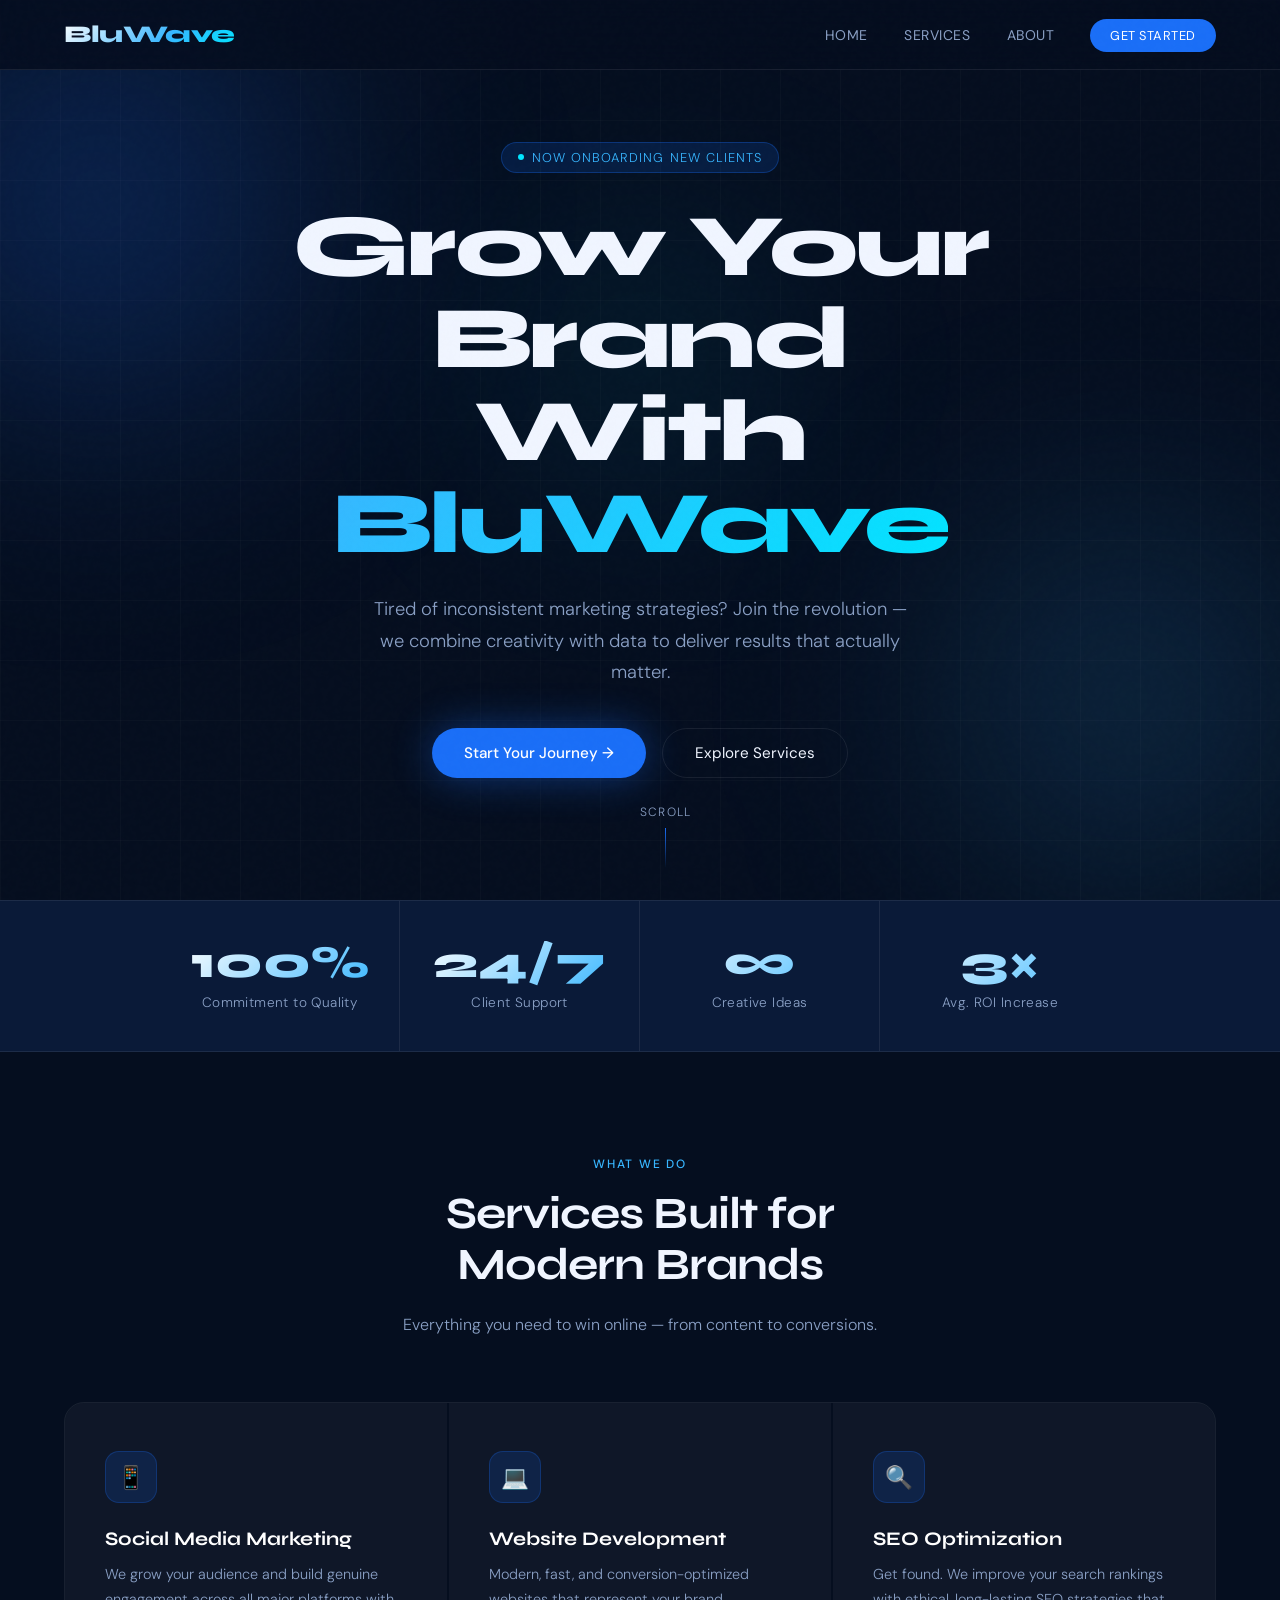
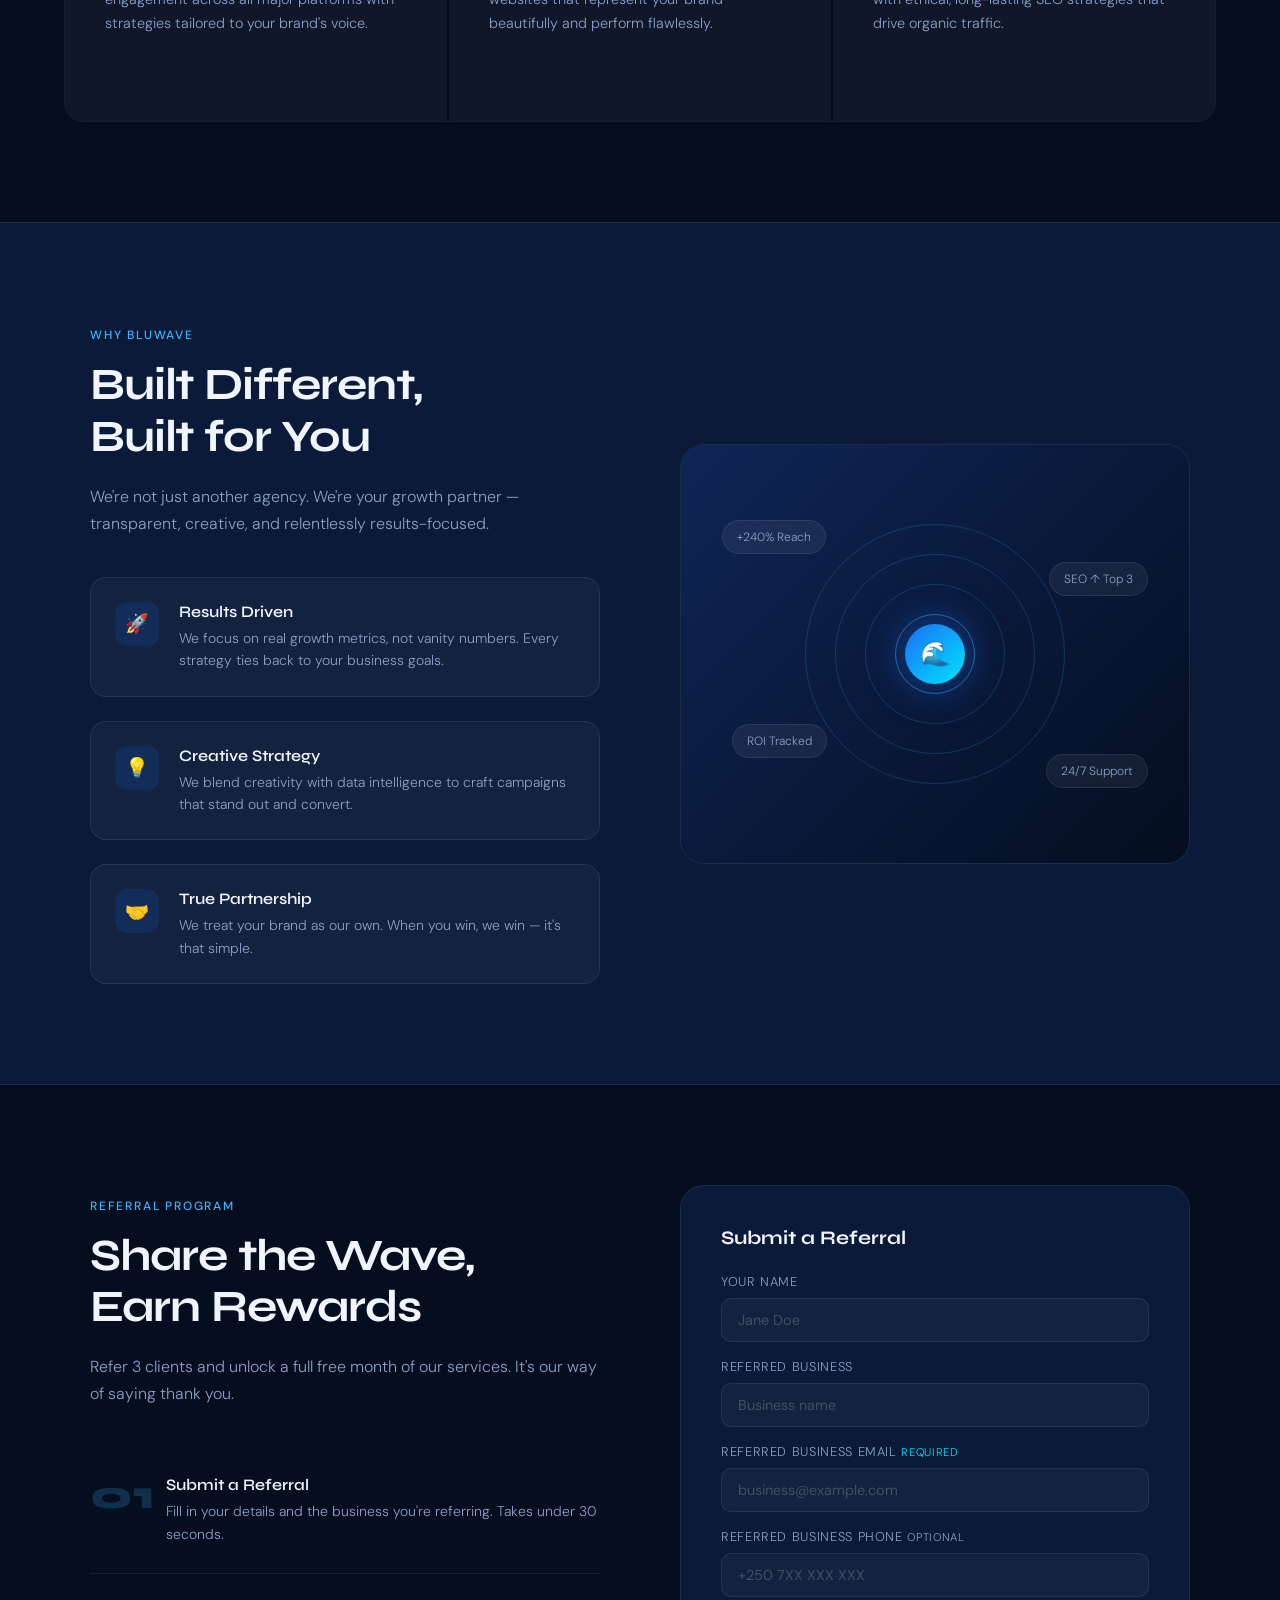
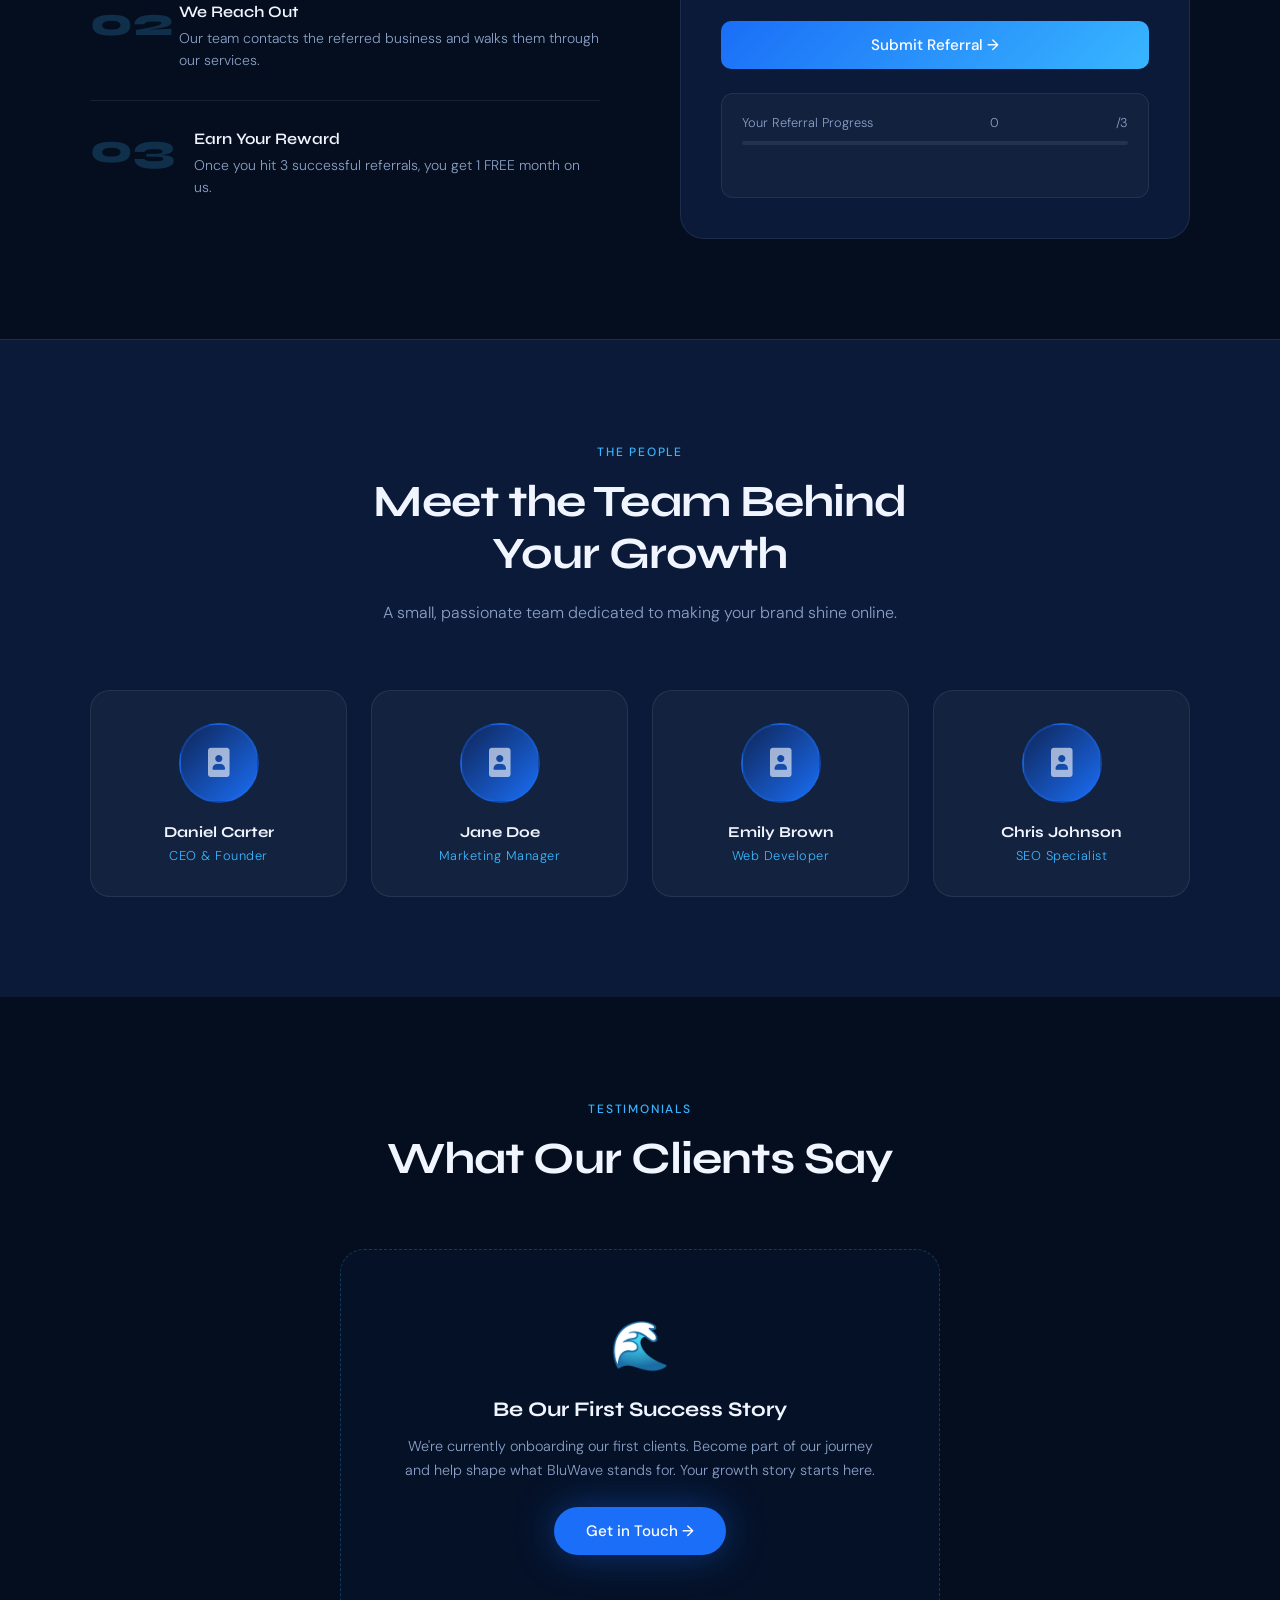
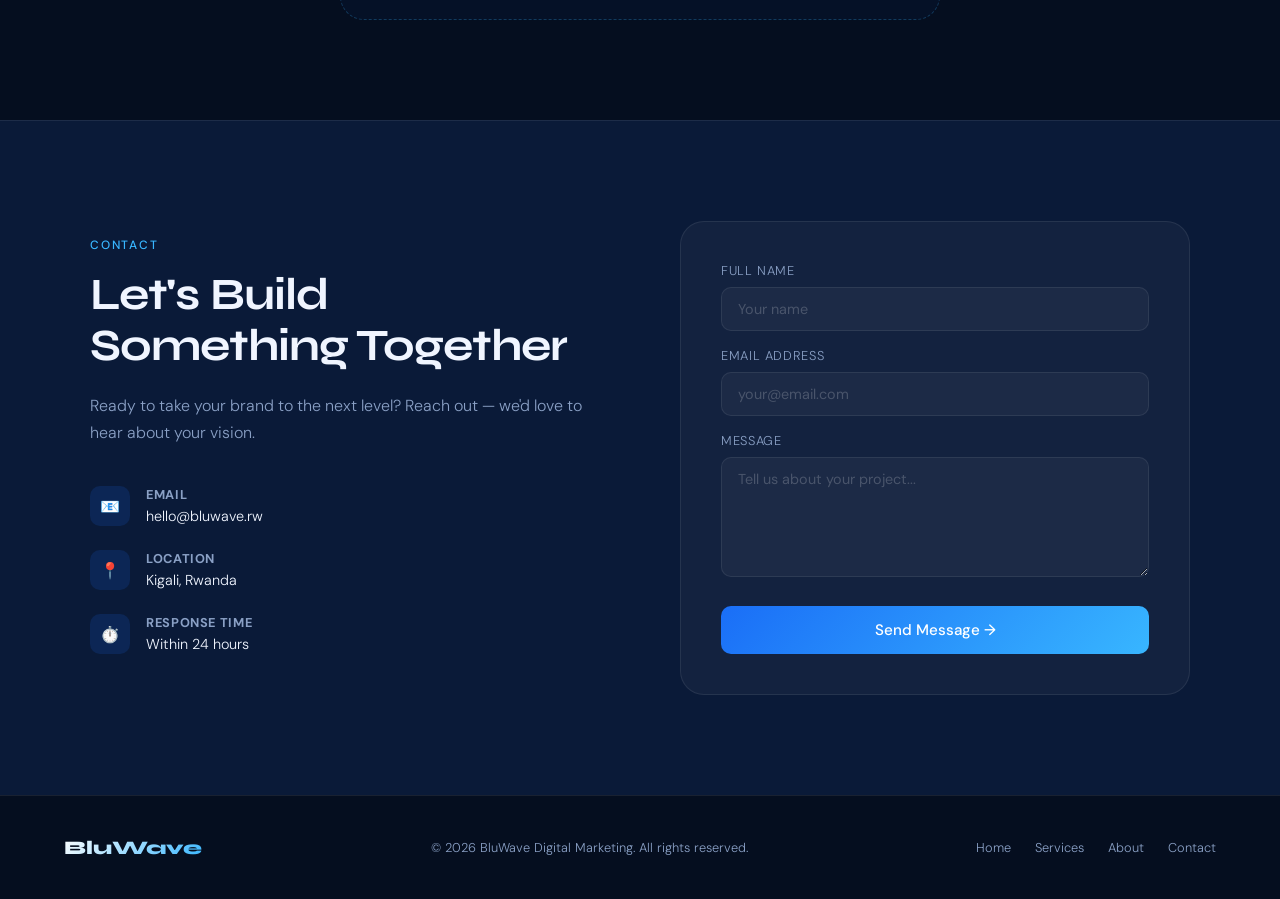
<file: digital.html>
<!DOCTYPE html>
<html lang="en">
<head>
    <meta charset="UTF-8">
    <title>BluWave Digital Marketing</title>
    <meta name="viewport" content="width=device-width, initial-scale=1.0">
    <link rel="preconnect" href="https://fonts.googleapis.com">
    <link href="https://fonts.googleapis.com/css2?family=Syne:wght@400;600;700;800&family=DM+Sans:ital,wght@0,300;0,400;0,500;1,300&display=swap" rel="stylesheet">
    <style>
        :root {
            --navy: #050e1f;
            --deep: #0a1a38;
            --mid: #0f2557;
            --blue: #1a6ef7;
            --sky: #38b6ff;
            --cyan: #00e5ff;
            --white: #f0f5ff;
            --muted: #8aa0c5;
            --card-bg: rgba(255,255,255,0.04);
            --border: rgba(255,255,255,0.08);
        }

        * { margin: 0; padding: 0; box-sizing: border-box; }

        html { scroll-behavior: smooth; }

        body {
            background: var(--navy);
            color: var(--white);
            font-family: 'DM Sans', sans-serif;
            font-weight: 300;
            overflow-x: hidden;
        }

        /* ─── NOISE OVERLAY ─── */
        body::before {
            content: '';
            position: fixed;
            inset: 0;
            background-image: url("data:image/svg+xml,%3Csvg viewBox='0 0 200 200' xmlns='http://www.w3.org/2000/svg'%3E%3Cfilter id='n'%3E%3CfeTurbulence type='fractalNoise' baseFrequency='0.75' numOctaves='4' stitchTiles='stitch'/%3E%3C/filter%3E%3Crect width='100%25' height='100%25' filter='url(%23n)' opacity='0.03'/%3E%3C/svg%3E");
            pointer-events: none;
            z-index: 9999;
            opacity: 0.4;
        }

        /* ─── SCROLLBAR ─── */
        ::-webkit-scrollbar { width: 4px; }
        ::-webkit-scrollbar-track { background: var(--navy); }
        ::-webkit-scrollbar-thumb { background: var(--blue); border-radius: 2px; }

        /* ─── HEADER ─── */
        header {
            position: fixed;
            top: 0; left: 0; right: 0;
            z-index: 100;
            padding: 0 5%;
            height: 70px;
            display: flex;
            align-items: center;
            justify-content: space-between;
            background: rgba(5, 14, 31, 0.85);
            backdrop-filter: blur(20px);
            border-bottom: 1px solid var(--border);
            transition: background 0.3s;
        }

        .logo {
            font-family: 'Syne', sans-serif;
            font-weight: 800;
            font-size: 1.5rem;
            letter-spacing: -0.02em;
            background: linear-gradient(135deg, #fff 0%, var(--sky) 60%, var(--cyan) 100%);
            -webkit-background-clip: text;
            -webkit-text-fill-color: transparent;
            background-clip: text;
        }

        nav ul { list-style: none; display: flex; gap: 36px; }

        nav a {
            color: var(--muted);
            text-decoration: none;
            font-size: 0.875rem;
            font-weight: 400;
            letter-spacing: 0.04em;
            text-transform: uppercase;
            transition: color 0.2s;
            position: relative;
        }

        nav a::after {
            content: '';
            position: absolute;
            bottom: -4px; left: 0; right: 0;
            height: 1px;
            background: var(--cyan);
            transform: scaleX(0);
            transition: transform 0.2s;
        }

        nav a:hover { color: #fff; }
        nav a:hover::after { transform: scaleX(1); }

        .nav-cta {
            background: var(--blue);
            color: #fff !important;
            padding: 8px 20px;
            border-radius: 30px;
            font-size: 0.8rem !important;
            transition: background 0.2s, transform 0.2s !important;
        }

        .nav-cta::after { display: none !important; }
        .nav-cta:hover { background: var(--sky) !important; color: var(--navy) !important; transform: translateY(-1px); }

        /* ─── HERO ─── */
        .hero {
            min-height: 100vh;
            display: flex;
            align-items: center;
            justify-content: center;
            text-align: center;
            padding: 100px 5% 80px;
            position: relative;
            overflow: hidden;
        }

        .hero-orb {
            position: absolute;
            border-radius: 50%;
            filter: blur(120px);
            pointer-events: none;
        }

        .orb-1 {
            width: 600px; height: 600px;
            background: radial-gradient(circle, rgba(26,110,247,0.35) 0%, transparent 70%);
            top: -100px; left: -200px;
            animation: drift1 12s ease-in-out infinite alternate;
        }

        .orb-2 {
            width: 500px; height: 500px;
            background: radial-gradient(circle, rgba(56,182,255,0.25) 0%, transparent 70%);
            bottom: -50px; right: -100px;
            animation: drift2 15s ease-in-out infinite alternate;
        }

        .orb-3 {
            width: 300px; height: 300px;
            background: radial-gradient(circle, rgba(0,229,255,0.2) 0%, transparent 70%);
            top: 40%; left: 50%;
            transform: translate(-50%, -50%);
            animation: pulse 6s ease-in-out infinite;
        }

        @keyframes drift1 { from { transform: translate(0,0); } to { transform: translate(80px, 60px); } }
        @keyframes drift2 { from { transform: translate(0,0); } to { transform: translate(-60px, -40px); } }
        @keyframes pulse { 0%,100% { opacity: 0.5; transform: translate(-50%,-50%) scale(1); } 50% { opacity: 1; transform: translate(-50%,-50%) scale(1.2); } }

        /* Grid lines */
        .hero::after {
            content: '';
            position: absolute;
            inset: 0;
            background-image:
                linear-gradient(rgba(255,255,255,0.02) 1px, transparent 1px),
                linear-gradient(90deg, rgba(255,255,255,0.02) 1px, transparent 1px);
            background-size: 60px 60px;
            pointer-events: none;
        }

        .hero-inner { position: relative; z-index: 2; max-width: 780px; }

        .hero-badge {
            display: inline-flex;
            align-items: center;
            gap: 8px;
            background: rgba(26,110,247,0.15);
            border: 1px solid rgba(26,110,247,0.3);
            color: var(--sky);
            padding: 6px 16px;
            border-radius: 30px;
            font-size: 0.8rem;
            letter-spacing: 0.08em;
            text-transform: uppercase;
            margin-bottom: 28px;
            animation: fadeUp 0.8s ease both;
        }

        .badge-dot {
            width: 6px; height: 6px;
            border-radius: 50%;
            background: var(--cyan);
            animation: blink 2s ease-in-out infinite;
        }

        @keyframes blink { 0%,100% { opacity: 1; } 50% { opacity: 0.3; } }

        .hero h1 {
            font-family: 'Syne', sans-serif;
            font-weight: 800;
            font-size: clamp(2.8rem, 7vw, 5.5rem);
            line-height: 1.05;
            letter-spacing: -0.03em;
            margin-bottom: 24px;
            animation: fadeUp 0.8s 0.1s ease both;
        }

        .hero h1 em {
            font-style: normal;
            background: linear-gradient(135deg, var(--sky) 0%, var(--cyan) 100%);
            -webkit-background-clip: text;
            -webkit-text-fill-color: transparent;
            background-clip: text;
        }

        .hero p {
            font-size: 1.15rem;
            color: var(--muted);
            line-height: 1.7;
            max-width: 560px;
            margin: 0 auto 40px;
            animation: fadeUp 0.8s 0.2s ease both;
        }

        .hero-actions {
            display: flex;
            gap: 16px;
            justify-content: center;
            flex-wrap: wrap;
            animation: fadeUp 0.8s 0.3s ease both;
        }

        @keyframes fadeUp {
            from { opacity: 0; transform: translateY(24px); }
            to { opacity: 1; transform: translateY(0); }
        }

        .btn-primary {
            display: inline-flex;
            align-items: center;
            gap: 8px;
            background: var(--blue);
            color: #fff;
            padding: 14px 32px;
            border-radius: 40px;
            font-weight: 500;
            font-size: 0.95rem;
            text-decoration: none;
            transition: all 0.25s;
            box-shadow: 0 0 40px rgba(26,110,247,0.4);
        }

        .btn-primary:hover {
            background: var(--sky);
            color: var(--navy);
            transform: translateY(-2px);
            box-shadow: 0 0 60px rgba(56,182,255,0.5);
        }

        .btn-ghost {
            display: inline-flex;
            align-items: center;
            gap: 8px;
            background: transparent;
            color: var(--white);
            padding: 14px 32px;
            border-radius: 40px;
            font-weight: 400;
            font-size: 0.95rem;
            text-decoration: none;
            border: 1px solid var(--border);
            transition: all 0.25s;
        }

        .btn-ghost:hover {
            border-color: var(--sky);
            color: var(--sky);
            transform: translateY(-2px);
        }

        /* Scroll indicator */
        .scroll-hint {
            position: absolute;
            bottom: 32px;
            left: 50%;
            transform: translateX(-50%);
            display: flex;
            flex-direction: column;
            align-items: center;
            gap: 8px;
            color: var(--muted);
            font-size: 0.75rem;
            letter-spacing: 0.1em;
            text-transform: uppercase;
            z-index: 2;
            animation: fadeUp 1s 0.5s ease both;
        }

        .scroll-line {
            width: 1px;
            height: 40px;
            background: linear-gradient(to bottom, var(--blue), transparent);
            animation: scrollDrop 2s ease-in-out infinite;
        }

        @keyframes scrollDrop {
            0% { opacity: 0; transform: scaleY(0); transform-origin: top; }
            50% { opacity: 1; transform: scaleY(1); }
            100% { opacity: 0; transform: scaleY(1); transform-origin: bottom; }
        }

        /* ─── SECTION SHARED ─── */
        section { padding: 100px 5%; }

        .section-label {
            display: inline-block;
            font-size: 0.75rem;
            font-weight: 500;
            letter-spacing: 0.15em;
            text-transform: uppercase;
            color: var(--sky);
            margin-bottom: 16px;
        }

        .section-title {
            font-family: 'Syne', sans-serif;
            font-weight: 700;
            font-size: clamp(1.8rem, 4vw, 2.8rem);
            line-height: 1.15;
            letter-spacing: -0.02em;
            margin-bottom: 20px;
        }

        .section-sub {
            font-size: 1rem;
            color: var(--muted);
            line-height: 1.7;
            max-width: 520px;
        }

        /* ─── STATS BAR ─── */
        .stats-bar {
            padding: 0;
            background: var(--deep);
            border-top: 1px solid var(--border);
            border-bottom: 1px solid var(--border);
        }

        .stats-inner {
            display: flex;
            justify-content: center;
        }

        .stat-item {
            flex: 1;
            max-width: 240px;
            text-align: center;
            padding: 40px 20px;
            border-right: 1px solid var(--border);
            transition: background 0.3s;
        }

        .stat-item:last-child { border-right: none; }
        .stat-item:hover { background: rgba(26,110,247,0.05); }

        .stat-num {
            font-family: 'Syne', sans-serif;
            font-weight: 800;
            font-size: 2.8rem;
            line-height: 1;
            margin-bottom: 8px;
            background: linear-gradient(135deg, #fff 0%, var(--sky) 100%);
            -webkit-background-clip: text;
            -webkit-text-fill-color: transparent;
            background-clip: text;
        }

        .stat-label {
            font-size: 0.85rem;
            color: var(--muted);
            letter-spacing: 0.03em;
        }

        /* ─── SERVICES ─── */
        .services { background: var(--navy); }

        .services-header { text-align: center; margin-bottom: 64px; }
        .services-header .section-sub { margin: 0 auto; }

        .services-grid {
            display: grid;
            grid-template-columns: repeat(auto-fit, minmax(300px, 1fr));
            gap: 2px;
            border: 1px solid var(--border);
            border-radius: 20px;
            overflow: hidden;
        }

        .service-card {
            background: var(--card-bg);
            padding: 48px 40px;
            position: relative;
            transition: background 0.3s;
            cursor: default;
            overflow: hidden;
        }

        .service-card::before {
            content: '';
            position: absolute;
            inset: 0;
            background: linear-gradient(135deg, rgba(26,110,247,0.1) 0%, transparent 60%);
            opacity: 0;
            transition: opacity 0.3s;
        }

        .service-card:hover { background: rgba(255,255,255,0.06); }
        .service-card:hover::before { opacity: 1; }

        .service-icon {
            width: 52px; height: 52px;
            border-radius: 14px;
            background: rgba(26,110,247,0.15);
            border: 1px solid rgba(26,110,247,0.25);
            display: flex;
            align-items: center;
            justify-content: center;
            font-size: 1.4rem;
            margin-bottom: 24px;
            transition: background 0.3s, transform 0.3s;
        }

        .service-card:hover .service-icon {
            background: rgba(26,110,247,0.3);
            transform: scale(1.08);
        }

        .service-card h3 {
            font-family: 'Syne', sans-serif;
            font-weight: 700;
            font-size: 1.2rem;
            margin-bottom: 12px;
            color: #fff;
        }

        .service-card p {
            color: var(--muted);
            font-size: 0.9rem;
            line-height: 1.7;
        }

        .service-arrow {
            display: inline-flex;
            align-items: center;
            gap: 6px;
            color: var(--sky);
            font-size: 0.8rem;
            margin-top: 20px;
            opacity: 0;
            transform: translateX(-8px);
            transition: all 0.3s;
        }

        .service-card:hover .service-arrow { opacity: 1; transform: translateX(0); }

        /* ─── WHY US ─── */
        .why-us {
            background: var(--deep);
            border-top: 1px solid var(--border);
            border-bottom: 1px solid var(--border);
        }

        .why-layout {
            display: grid;
            grid-template-columns: 1fr 1fr;
            gap: 80px;
            align-items: center;
            max-width: 1100px;
            margin: 0 auto;
        }

        .why-features { display: flex; flex-direction: column; gap: 24px; }

        .feature-row {
            display: flex;
            gap: 20px;
            align-items: flex-start;
            padding: 24px;
            border: 1px solid var(--border);
            border-radius: 16px;
            background: var(--card-bg);
            transition: all 0.3s;
        }

        .feature-row:hover {
            border-color: rgba(26,110,247,0.35);
            background: rgba(26,110,247,0.05);
            transform: translateX(8px);
        }

        .feature-icon-wrap {
            width: 44px; height: 44px;
            min-width: 44px;
            border-radius: 12px;
            background: rgba(26,110,247,0.15);
            display: flex;
            align-items: center;
            justify-content: center;
            font-size: 1.2rem;
        }

        .feature-row h4 {
            font-family: 'Syne', sans-serif;
            font-weight: 600;
            font-size: 1rem;
            margin-bottom: 6px;
        }

        .feature-row p { font-size: 0.875rem; color: var(--muted); line-height: 1.6; }

        .why-visual {
            position: relative;
            height: 420px;
            border-radius: 24px;
            overflow: hidden;
            border: 1px solid var(--border);
        }

        .why-visual-inner {
            position: absolute;
            inset: 0;
            background: linear-gradient(135deg, var(--mid) 0%, var(--navy) 100%);
            display: flex;
            align-items: center;
            justify-content: center;
        }

        /* Animated rings */
        .rings { position: relative; width: 200px; height: 200px; }
        .ring {
            position: absolute;
            border-radius: 50%;
            border: 1px solid rgba(56,182,255,0.2);
            top: 50%; left: 50%;
            transform: translate(-50%, -50%);
            animation: expandRing 4s ease-out infinite;
        }
        .ring:nth-child(1) { width: 80px; height: 80px; animation-delay: 0s; border-color: rgba(56,182,255,0.5); }
        .ring:nth-child(2) { width: 140px; height: 140px; animation-delay: 0.8s; }
        .ring:nth-child(3) { width: 200px; height: 200px; animation-delay: 1.6s; }
        .ring:nth-child(4) { width: 260px; height: 260px; animation-delay: 2.4s; }

        @keyframes expandRing {
            0% { opacity: 0.8; }
            100% { opacity: 0; transform: translate(-50%, -50%) scale(1.5); }
        }

        .ring-center {
            position: absolute;
            top: 50%; left: 50%;
            transform: translate(-50%, -50%);
            width: 60px; height: 60px;
            border-radius: 50%;
            background: linear-gradient(135deg, var(--blue), var(--cyan));
            display: flex;
            align-items: center;
            justify-content: center;
            font-size: 1.5rem;
            box-shadow: 0 0 40px rgba(26,110,247,0.6);
            z-index: 2;
        }

        /* Floating chips in visual */
        .chip {
            position: absolute;
            background: rgba(255,255,255,0.06);
            border: 1px solid var(--border);
            border-radius: 30px;
            padding: 8px 14px;
            font-size: 0.75rem;
            color: var(--muted);
            white-space: nowrap;
            backdrop-filter: blur(8px);
        }

        .chip-1 { top: 18%; left: 8%; animation: float 5s ease-in-out infinite; }
        .chip-2 { top: 28%; right: 8%; animation: float 5s 1s ease-in-out infinite; }
        .chip-3 { bottom: 25%; left: 10%; animation: float 5s 2s ease-in-out infinite; }
        .chip-4 { bottom: 18%; right: 8%; animation: float 5s 0.5s ease-in-out infinite; }

        @keyframes float {
            0%,100% { transform: translateY(0); }
            50% { transform: translateY(-8px); }
        }

        /* ─── REFERRAL ─── */
        .referral { background: var(--navy); }

        .referral-layout {
            display: grid;
            grid-template-columns: 1fr 1fr;
            gap: 80px;
            align-items: center;
            max-width: 1100px;
            margin: 0 auto;
        }

        .referral-form-wrap {
            background: var(--deep);
            border: 1px solid var(--border);
            border-radius: 24px;
            padding: 40px;
        }

        .form-group { margin-bottom: 16px; }

        .form-group label {
            display: block;
            font-size: 0.8rem;
            color: var(--muted);
            letter-spacing: 0.05em;
            text-transform: uppercase;
            margin-bottom: 8px;
        }

        .form-group input {
            width: 100%;
            background: rgba(255,255,255,0.04);
            border: 1px solid var(--border);
            border-radius: 10px;
            padding: 12px 16px;
            color: var(--white);
            font-family: inherit;
            font-size: 0.9rem;
            outline: none;
            transition: border-color 0.2s, background 0.2s;
        }

        .form-group input:focus {
            border-color: var(--blue);
            background: rgba(26,110,247,0.06);
        }

        .form-group input::placeholder { color: rgba(255,255,255,0.2); }

        .submit-btn {
            width: 100%;
            padding: 14px;
            background: linear-gradient(135deg, var(--blue), var(--sky));
            color: #fff;
            border: none;
            border-radius: 10px;
            font-family: inherit;
            font-size: 0.95rem;
            font-weight: 500;
            cursor: pointer;
            transition: all 0.25s;
            margin-top: 8px;
        }

        .submit-btn:hover {
            opacity: 0.9;
            transform: translateY(-2px);
            box-shadow: 0 8px 30px rgba(26,110,247,0.4);
        }

        .referral-progress {
            margin-top: 24px;
            padding: 20px;
            background: rgba(255,255,255,0.03);
            border: 1px solid var(--border);
            border-radius: 12px;
        }

        .progress-label {
            display: flex;
            justify-content: space-between;
            font-size: 0.8rem;
            color: var(--muted);
            margin-bottom: 10px;
        }

        .progress-bar-track {
            height: 4px;
            background: var(--border);
            border-radius: 4px;
            overflow: hidden;
        }

        .progress-bar-fill {
            height: 100%;
            background: linear-gradient(to right, var(--blue), var(--cyan));
            border-radius: 4px;
            width: 0%;
            transition: width 0.5s ease;
        }

        #rewardMessage {
            margin-top: 12px;
            font-size: 0.875rem;
            color: var(--cyan);
            text-align: center;
            min-height: 20px;
        }

        .referral-perks { display: flex; flex-direction: column; gap: 0; }

        .perk {
            display: flex;
            gap: 20px;
            align-items: flex-start;
            padding: 28px 0;
            border-bottom: 1px solid var(--border);
        }

        .perk:last-child { border-bottom: none; }

        .perk-num {
            font-family: 'Syne', sans-serif;
            font-size: 2.5rem;
            font-weight: 800;
            color: rgba(56,182,255,0.2);
            line-height: 1;
            min-width: 44px;
        }

        .perk h4 {
            font-family: 'Syne', sans-serif;
            font-weight: 600;
            font-size: 1rem;
            margin-bottom: 6px;
        }

        .perk p { font-size: 0.875rem; color: var(--muted); line-height: 1.6; }

        /* ─── TEAM ─── */
        .team { background: var(--deep); border-top: 1px solid var(--border); }

        .team-header { text-align: center; margin-bottom: 64px; }
        .team-header .section-sub { margin: 0 auto; }

        .team-grid {
            display: grid;
            grid-template-columns: repeat(4, 1fr);
            gap: 24px;
            max-width: 1100px;
            margin: 0 auto;
        }

        .team-card {
            background: var(--card-bg);
            border: 1px solid var(--border);
            border-radius: 20px;
            padding: 32px 24px;
            text-align: center;
            transition: all 0.3s;
            position: relative;
            overflow: hidden;
        }

        .team-card::before {
            content: '';
            position: absolute;
            top: 0; left: 0; right: 0;
            height: 2px;
            background: linear-gradient(to right, var(--blue), var(--cyan));
            transform: scaleX(0);
            transition: transform 0.3s;
        }

        .team-card:hover { transform: translateY(-8px); border-color: rgba(26,110,247,0.3); }
        .team-card:hover::before { transform: scaleX(1); }

        .team-avatar {
            width: 80px; height: 80px;
            border-radius: 50%;
            margin: 0 auto 20px;
            background: linear-gradient(135deg, var(--mid), var(--blue));
            display: flex;
            align-items: center;
            justify-content: center;
            font-size: 1.8rem;
            font-family: 'Syne', sans-serif;
            font-weight: 800;
            color: rgba(255,255,255,0.6);
            border: 2px solid rgba(26,110,247,0.3);
            overflow: hidden;
        }

        .team-avatar img {
            width: 100%; height: 100%;
            object-fit: cover;
            border-radius: 50%;
        }

        .team-card h4 {
            font-family: 'Syne', sans-serif;
            font-weight: 700;
            font-size: 0.95rem;
            margin-bottom: 6px;
        }

        .team-card .role {
            font-size: 0.8rem;
            color: var(--sky);
            letter-spacing: 0.04em;
        }

        /* ─── TESTIMONIALS ─── */
        .testimonials { background: var(--navy); }
        .testimonials-header { text-align: center; margin-bottom: 64px; }

        .testimonial-coming {
            max-width: 600px;
            margin: 0 auto;
            text-align: center;
            padding: 64px;
            border: 1px dashed rgba(56,182,255,0.25);
            border-radius: 24px;
            background: rgba(26,110,247,0.04);
        }

        .testimonial-coming .big-icon { font-size: 3rem; margin-bottom: 20px; }

        .testimonial-coming h3 {
            font-family: 'Syne', sans-serif;
            font-size: 1.3rem;
            margin-bottom: 12px;
        }

        .testimonial-coming p { color: var(--muted); font-size: 0.9rem; line-height: 1.7; margin-bottom: 24px; }

        /* ─── CONTACT ─── */
        .contact-section {
            background: var(--deep);
            border-top: 1px solid var(--border);
        }

        .contact-layout {
            display: grid;
            grid-template-columns: 1fr 1fr;
            gap: 80px;
            align-items: start;
            max-width: 1100px;
            margin: 0 auto;
        }

        .contact-info { padding-top: 12px; }

        .contact-info .section-sub { margin-bottom: 40px; }

        .contact-detail {
            display: flex;
            align-items: flex-start;
            gap: 16px;
            margin-bottom: 24px;
        }

        .contact-detail-icon {
            width: 40px; height: 40px;
            border-radius: 10px;
            background: rgba(26,110,247,0.15);
            display: flex;
            align-items: center;
            justify-content: center;
            font-size: 1rem;
            flex-shrink: 0;
        }

        .contact-detail h5 {
            font-size: 0.8rem;
            letter-spacing: 0.05em;
            text-transform: uppercase;
            color: var(--muted);
            margin-bottom: 4px;
        }

        .contact-detail p { font-size: 0.9rem; }

        .contact-form {
            background: var(--card-bg);
            border: 1px solid var(--border);
            border-radius: 24px;
            padding: 40px;
        }

        .contact-form .form-group textarea {
            width: 100%;
            background: rgba(255,255,255,0.04);
            border: 1px solid var(--border);
            border-radius: 10px;
            padding: 12px 16px;
            color: var(--white);
            font-family: inherit;
            font-size: 0.9rem;
            outline: none;
            transition: border-color 0.2s, background 0.2s;
            min-height: 120px;
            resize: vertical;
        }

        .contact-form .form-group textarea:focus {
            border-color: var(--blue);
            background: rgba(26,110,247,0.06);
        }

        .contact-form .form-group textarea::placeholder { color: rgba(255,255,255,0.2); }

        /* ─── FOOTER ─── */
        footer {
            background: var(--navy);
            border-top: 1px solid var(--border);
            padding: 40px 5%;
            display: flex;
            align-items: center;
            justify-content: space-between;
            flex-wrap: wrap;
            gap: 16px;
        }

        .footer-logo {
            font-family: 'Syne', sans-serif;
            font-weight: 800;
            font-size: 1.2rem;
            background: linear-gradient(135deg, #fff 0%, var(--sky) 100%);
            -webkit-background-clip: text;
            -webkit-text-fill-color: transparent;
            background-clip: text;
        }

        footer p { font-size: 0.8rem; color: var(--muted); }

        .footer-links { display: flex; gap: 24px; }

        .footer-links a {
            font-size: 0.8rem;
            color: var(--muted);
            text-decoration: none;
            transition: color 0.2s;
        }

        .footer-links a:hover { color: var(--sky); }

        /* ─── REVEAL ANIMATION ─── */
        .reveal {
            opacity: 0;
            transform: translateY(30px);
            transition: opacity 0.7s ease, transform 0.7s ease;
        }

        .reveal.visible {
            opacity: 1;
            transform: translateY(0);
        }

        /* ─── RESPONSIVE ─── */
        @media (max-width: 900px) {
            .why-layout, .referral-layout, .contact-layout { grid-template-columns: 1fr; gap: 48px; }
            .why-visual { height: 260px; }
            .team-grid { grid-template-columns: repeat(2, 1fr); }
            .stats-inner { flex-wrap: wrap; }
            .stat-item { min-width: 50%; border-right: none; border-bottom: 1px solid var(--border); }
        }

        @media (max-width: 600px) {
            nav ul { gap: 16px; }
            nav a { font-size: 0.75rem; }
            .team-grid { grid-template-columns: 1fr 1fr; }
            .services-grid { grid-template-columns: 1fr; }
        }
    </style>
    <link rel="stylesheet" href="https://cdnjs.cloudflare.com/ajax/libs/font-awesome/6.0.0/css/all.min.css">
</head>
<body>

<!-- HEADER -->
<header id="mainHeader">
    <div class="logo">BluWave</div>
    <nav>
        <ul>
            <li><a href="#home">Home</a></li>
            <li><a href="#services">Services</a></li>
            <li><a href="#about">About</a></li>
            <li><a href="#contact" class="nav-cta">Get Started</a></li>
        </ul>
    </nav>
</header>

<!-- HERO -->
<section class="hero" id="home">
    <div class="hero-orb orb-1"></div>
    <div class="hero-orb orb-2"></div>
    <div class="hero-orb orb-3"></div>
    <div class="hero-inner">
        <div class="hero-badge">
            <span class="badge-dot"></span>
            Now Onboarding New Clients
        </div>
        <h1>Grow Your Brand<br>With <em>BluWave</em></h1>
        <p>Tired of inconsistent marketing strategies? Join the revolution — we combine creativity with data to deliver results that actually matter.</p>
        <div class="hero-actions">
            <a href="#contact" class="btn-primary">Start Your Journey →</a>
            <a href="#services" class="btn-ghost">Explore Services</a>
        </div>
    </div>
    <div class="scroll-hint">
        <span>Scroll</span>
        <div class="scroll-line"></div>
    </div>
</section>

<!-- STATS BAR -->
<div class="stats-bar">
    <div class="stats-inner">
        <div class="stat-item">
            <div class="stat-num">100%</div>
            <div class="stat-label">Commitment to Quality</div>
        </div>
        <div class="stat-item">
            <div class="stat-num">24/7</div>
            <div class="stat-label">Client Support</div>
        </div>
        <div class="stat-item">
            <div class="stat-num">∞</div>
            <div class="stat-label">Creative Ideas</div>
        </div>
        <div class="stat-item">
            <div class="stat-num">3×</div>
            <div class="stat-label">Avg. ROI Increase</div>
        </div>
    </div>
</div>

<!-- SERVICES -->
<section class="services reveal" id="services">
    <div class="services-header">
        <span class="section-label">What We Do</span>
        <h2 class="section-title">Services Built for<br>Modern Brands</h2>
        <p class="section-sub">Everything you need to win online — from content to conversions.</p>
    </div>
    <div class="services-grid">
        <div class="service-card">
            <div class="service-icon">📱</div>
            <h3>Social Media Marketing</h3>
            <p>We grow your audience and build genuine engagement across all major platforms with strategies tailored to your brand's voice.</p>
            <div class="service-arrow">Learn more →</div>
        </div>
        <div class="service-card">
            <div class="service-icon">💻</div>
            <h3>Website Development</h3>
            <p>Modern, fast, and conversion-optimized websites that represent your brand beautifully and perform flawlessly.</p>
            <div class="service-arrow">Learn more →</div>
        </div>
        <div class="service-card">
            <div class="service-icon">🔍</div>
            <h3>SEO Optimization</h3>
            <p>Get found. We improve your search rankings with ethical, long-lasting SEO strategies that drive organic traffic.</p>
            <div class="service-arrow">Learn more →</div>
        </div>
    </div>
</section>

<!-- WHY US -->
<section class="why-us reveal" id="why">
    <div class="why-layout">
        <div>
            <span class="section-label">Why BluWave</span>
            <h2 class="section-title">Built Different,<br>Built for You</h2>
            <p class="section-sub" style="margin-bottom: 40px;">We're not just another agency. We're your growth partner — transparent, creative, and relentlessly results-focused.</p>
            <div class="why-features">
                <div class="feature-row">
                    <div class="feature-icon-wrap">🚀</div>
                    <div>
                        <h4>Results Driven</h4>
                        <p>We focus on real growth metrics, not vanity numbers. Every strategy ties back to your business goals.</p>
                    </div>
                </div>
                <div class="feature-row">
                    <div class="feature-icon-wrap">💡</div>
                    <div>
                        <h4>Creative Strategy</h4>
                        <p>We blend creativity with data intelligence to craft campaigns that stand out and convert.</p>
                    </div>
                </div>
                <div class="feature-row">
                    <div class="feature-icon-wrap">🤝</div>
                    <div>
                        <h4>True Partnership</h4>
                        <p>We treat your brand as our own. When you win, we win — it's that simple.</p>
                    </div>
                </div>
            </div>
        </div>
        <div class="why-visual">
            <div class="why-visual-inner">
                <div class="rings">
                    <div class="ring"></div>
                    <div class="ring"></div>
                    <div class="ring"></div>
                    <div class="ring"></div>
                    <div class="ring-center">🌊</div>
                </div>
                <div class="chip chip-1">+240% Reach</div>
                <div class="chip chip-2">SEO ↑ Top 3</div>
                <div class="chip chip-3">ROI Tracked</div>
                <div class="chip chip-4">24/7 Support</div>
            </div>
        </div>
    </div>
</section>

<!-- REFERRAL -->
<section class="referral reveal" id="referral">
    <div class="referral-layout">
        <div class="referral-perks">
            <span class="section-label">Referral Program</span>
            <h2 class="section-title">Share the Wave,<br>Earn Rewards</h2>
            <p class="section-sub" style="margin-bottom: 40px;">Refer 3 clients and unlock a full free month of our services. It's our way of saying thank you.</p>
            <div class="perk">
                <div class="perk-num">01</div>
                <div>
                    <h4>Submit a Referral</h4>
                    <p>Fill in your details and the business you're referring. Takes under 30 seconds.</p>
                </div>
            </div>
            <div class="perk">
                <div class="perk-num">02</div>
                <div>
                    <h4>We Reach Out</h4>
                    <p>Our team contacts the referred business and walks them through our services.</p>
                </div>
            </div>
            <div class="perk">
                <div class="perk-num">03</div>
                <div>
                    <h4>Earn Your Reward</h4>
                    <p>Once you hit 3 successful referrals, you get 1 FREE month on us.</p>
                </div>
            </div>
        </div>
        <div class="referral-form-wrap">
            <h3 style="font-family:'Syne',sans-serif; font-size:1.2rem; margin-bottom:24px;">Submit a Referral</h3>
            <form id="referralForm" autocomplete="off">
                <div class="form-group">
                    <label>Your Name</label>
                    <input type="text" id="referrerName" placeholder="Jane Doe" required>
                </div>
                <div class="form-group">
                    <label>Referred Business</label>
                    <input type="text" id="referredBusiness" placeholder="Business name" required>
                </div>
                <div class="form-group">
                    <label>Referred Business Email <span style="color:var(--cyan);font-size:0.7rem">REQUIRED</span></label>
                    <input type="email" id="referredEmail" placeholder="business@example.com" required>
                </div>
                <div class="form-group">
                    <label>Referred Business Phone <span style="color:var(--muted);font-size:0.7rem">OPTIONAL</span></label>
                    <input type="tel" id="referredPhone" placeholder="+250 7XX XXX XXX">
                </div>
                <button type="submit" class="submit-btn">Submit Referral →</button>
            </form>
            <div class="referral-progress">
                <div class="progress-label">
                    <span>Your Referral Progress</span>
                    <span id="referralCount">0</span>/3
                </div>
                <div class="progress-bar-track">
                    <div class="progress-bar-fill" id="progressFill"></div>
                </div>
                <p id="rewardMessage"></p>
            </div>
        </div>
    </div>
</section>

<!-- TEAM -->
<section class="team reveal" id="about">
    <div class="team-header">
        <span class="section-label">The People</span>
        <h2 class="section-title">Meet the Team Behind<br>Your Growth</h2>
        <p class="section-sub">A small, passionate team dedicated to making your brand shine online.</p>
    </div>
    <div class="team-grid">
        <div class="team-card">
            <div class="team-avatar">
                <i class="fas fa-portrait"></i>
            </div>
            <h4>Daniel Carter</h4>
            <p class="role">CEO & Founder</p>
        </div>
        <div class="team-card">
            <div class="team-avatar">
                <i class="fas fa-portrait"></i>
            </div>
            <h4>Jane Doe</h4>
            <p class="role">Marketing Manager</p>
        </div>
        <div class="team-card">
            <div class="team-avatar">
                <i class="fas fa-portrait"></i>
            </div>
            <h4>Emily Brown</h4>
            <p class="role">Web Developer</p>
        </div>
        <div class="team-card">
            <div class="team-avatar">
                <i class="fas fa-portrait"></i>
            </div>
            <h4>Chris Johnson</h4>
            <p class="role">SEO Specialist</p>
        </div>
    </div>
</section>

<!-- TESTIMONIALS -->
<section class="testimonials reveal">
    <div class="testimonials-header">
        <span class="section-label">Testimonials</span>
        <h2 class="section-title">What Our Clients Say</h2>
    </div>
    <div class="testimonial-coming">
        <div class="big-icon">🌊</div>
        <h3>Be Our First Success Story</h3>
        <p>We're currently onboarding our first clients. Become part of our journey and help shape what BluWave stands for. Your growth story starts here.</p>
        <a href="#contact" class="btn-primary" style="display:inline-flex; text-decoration:none;">Get in Touch →</a>
    </div>
</section>

<!-- CONTACT -->
<section class="contact-section reveal" id="contact">
    <div class="contact-layout">
        <div class="contact-info">
            <span class="section-label">Contact</span>
            <h2 class="section-title">Let's Build<br>Something Together</h2>
            <p class="section-sub">Ready to take your brand to the next level? Reach out — we'd love to hear about your vision.</p>
            <div class="contact-detail">
                <div class="contact-detail-icon">📧</div>
                <div>
                    <h5>Email</h5>
                    <p>hello@bluwave.rw</p>
                </div>
            </div>
            <div class="contact-detail">
                <div class="contact-detail-icon">📍</div>
                <div>
                    <h5>Location</h5>
                    <p>Kigali, Rwanda</p>
                </div>
            </div>
            <div class="contact-detail">
                <div class="contact-detail-icon">⏱️</div>
                <div>
                    <h5>Response Time</h5>
                    <p>Within 24 hours</p>
                </div>
            </div>
        </div>
        <div class="contact-form">
            <form id="contactForm" autocomplete="off">
                <div class="form-group">
                    <label>Full Name</label>
                    <input type="text" id="contactName" placeholder="Your name" required>
                </div>
                <div class="form-group">
                    <label>Email Address</label>
                    <input type="email" id="contactEmail" placeholder="your@email.com" required>
                </div>
                <div class="form-group">
                    <label>Message</label>
                    <textarea id="contactMessage" placeholder="Tell us about your project..." required></textarea>
                </div>
                <button type="submit" class="submit-btn">Send Message →</button>
            </form>
        </div>
    </div>
</section>

<!-- FOOTER -->
<footer>
    <div class="footer-logo">BluWave</div>
    <p>© 2026 BluWave Digital Marketing. All rights reserved.</p>
    <div class="footer-links">
        <a href="#home">Home</a>
        <a href="#services">Services</a>
        <a href="#about">About</a>
        <a href="#contact">Contact</a>
    </div>
</footer>

<script>
    // ─── SCROLL REVEAL ───
    const reveals = document.querySelectorAll('.reveal');
    const observer = new IntersectionObserver((entries) => {
        entries.forEach(e => {
            if (e.isIntersecting) {
                e.target.classList.add('visible');
            }
        });
    }, { threshold: 0.05, rootMargin: '0px 0px -40px 0px' });
    reveals.forEach(el => observer.observe(el));
    // Fallback: reveal anything already in view on load
    setTimeout(() => reveals.forEach(el => {
        const rect = el.getBoundingClientRect();
        if (rect.top < window.innerHeight) el.classList.add('visible');
    }), 100);

    // ─── HEADER SCROLL TINT ───
    window.addEventListener('scroll', () => {
        document.getElementById('mainHeader').style.background =
            window.scrollY > 60
                ? 'rgba(5,14,31,0.97)'
                : 'rgba(5,14,31,0.85)';
    });

    // ─── REFERRAL ───
    const referralForm = document.getElementById('referralForm');
    const refCountElem = document.getElementById('referralCount');
    const rewardMessage = document.getElementById('rewardMessage');
    const progressFill = document.getElementById('progressFill');

    let clients = JSON.parse(localStorage.getItem('clients')) || [];

    function updateReferralCount(referrerName) {
        const count = clients.filter(c => c.referral === referrerName).length;
        refCountElem.textContent = count;
        const pct = Math.min(count / 3 * 100, 100);
        progressFill.style.width = pct + '%';
        if (count >= 3) {
            rewardMessage.textContent = "🎉 You've earned 1 FREE month!";
        } else {
            rewardMessage.textContent = count > 0
                ? `${3 - count} more referral${3 - count > 1 ? 's' : ''} to unlock your reward.`
                : '';
        }
    }

    referralForm.addEventListener('input', () => {
        const referrer = document.getElementById('referrerName').value.trim();
        if (referrer) updateReferralCount(referrer);
    });

    referralForm.addEventListener('submit', e => {
        e.preventDefault();
        const referrerName = document.getElementById('referrerName').value.trim();
        const referredBusiness = document.getElementById('referredBusiness').value.trim();
        const referredEmail = document.getElementById('referredEmail').value.trim();
        const referredPhone = document.getElementById('referredPhone').value.trim();

        if (!referrerName || !referredBusiness || !referredEmail) {
            alert('Please fill in all required fields.');
            return;
        }

        // Re-read from localStorage in case another tab updated it
        clients = JSON.parse(localStorage.getItem('clients')) || [];
        clients.push({ name: referredBusiness, email: referredEmail, phone: referredPhone, company: referredBusiness, referral: referrerName });
        localStorage.setItem('clients', JSON.stringify(clients));

        // Grab button BEFORE reset so reference stays valid
        const btn = referralForm.querySelector('button[type="submit"]');
        const originalText = btn.textContent;
        const originalBg = 'linear-gradient(135deg, var(--blue), var(--sky))';

        updateReferralCount(referrerName);
        referralForm.reset();

        btn.textContent = 'Referral Submitted ✓';
        btn.style.background = 'linear-gradient(135deg, #0f7, #0a5)';
        btn.disabled = true;

        setTimeout(() => {
            btn.textContent = originalText;
            btn.style.background = originalBg;
            btn.disabled = false;
        }, 2500);
        localStorage.setItem('lastReferrer', referrerName);
    });

    // ─── CONTACT ───
    document.getElementById('contactForm').addEventListener('submit', function (e) {
        e.preventDefault();
        const newMessage = {
            id: Date.now(),
            name: document.getElementById('contactName').value,
            email: document.getElementById('contactEmail').value,
            message: document.getElementById('contactMessage').value,
            date: new Date().toLocaleString()
        };
        let messages = JSON.parse(localStorage.getItem('bluwaveMessages')) || [];
        messages.push(newMessage);
        localStorage.setItem('bluwaveMessages', JSON.stringify(messages));
        this.reset();

        const btn = this.querySelector('button');
        btn.textContent = 'Message Sent ✓';
        btn.style.background = 'linear-gradient(135deg, #0f7, #0a5)';
        setTimeout(() => {
            btn.textContent = 'Send Message →';
            btn.style.background = '';
        }, 3000);
    });
    window.addEventListener('DOMContentLoaded', () => {
    const referrerInput = document.getElementById('referrerName');
    const savedName = localStorage.getItem('lastReferrer');

    if (savedName) {
        referrerInput.value = savedName;
        updateReferralCount(savedName);
    }
});
</script>
</body>
</html>
</file>
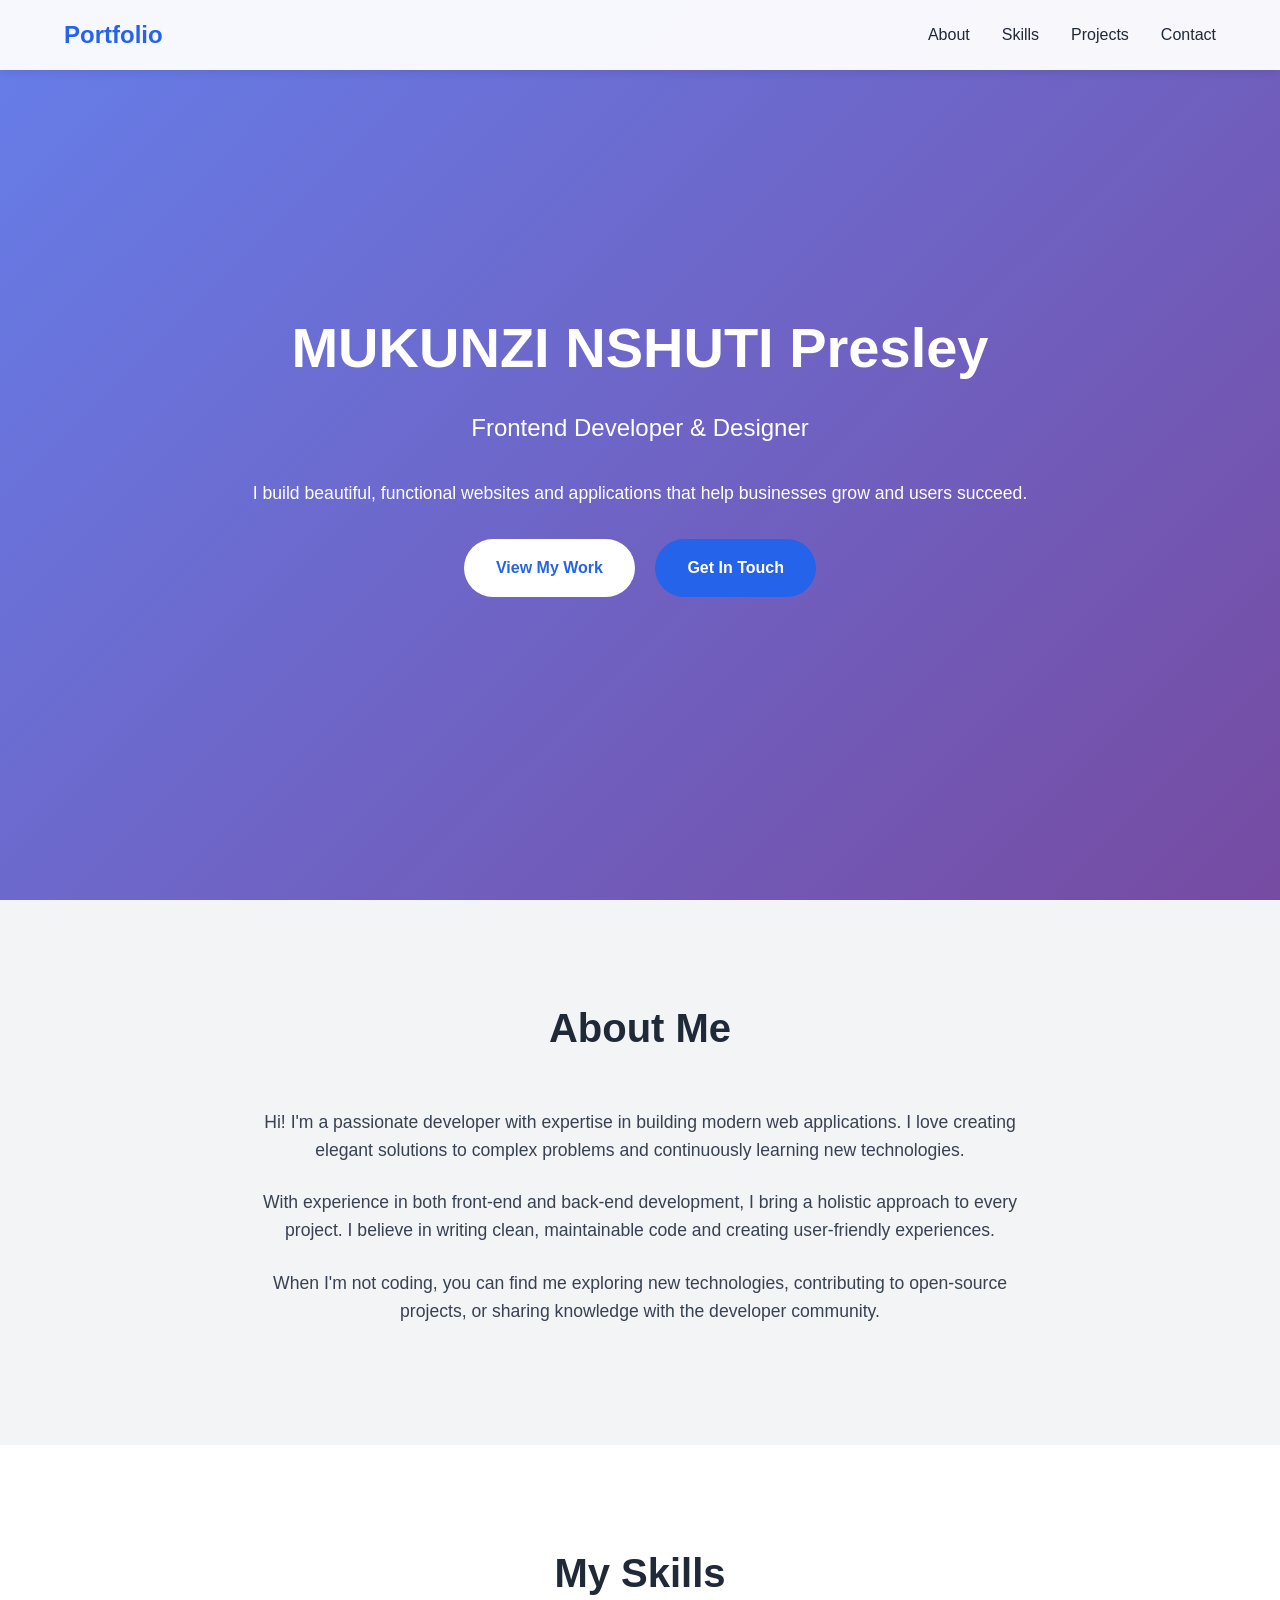
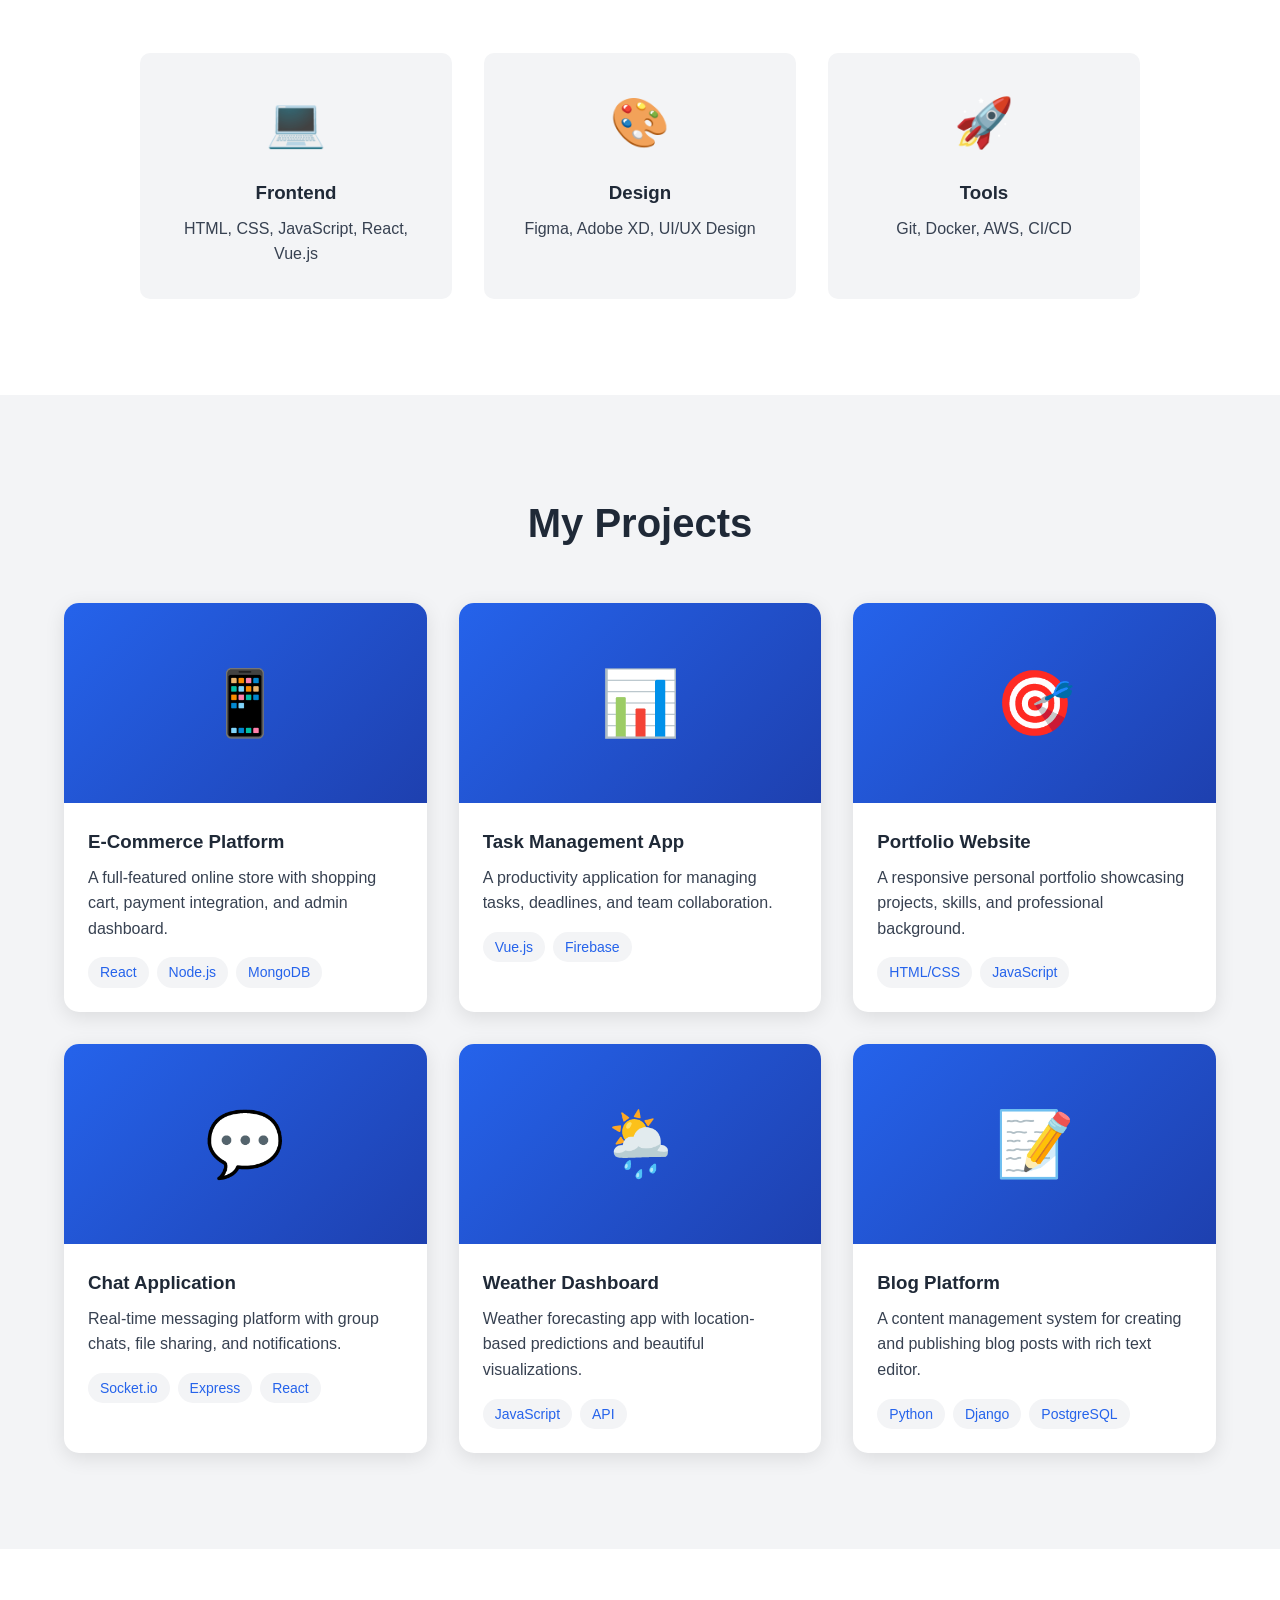
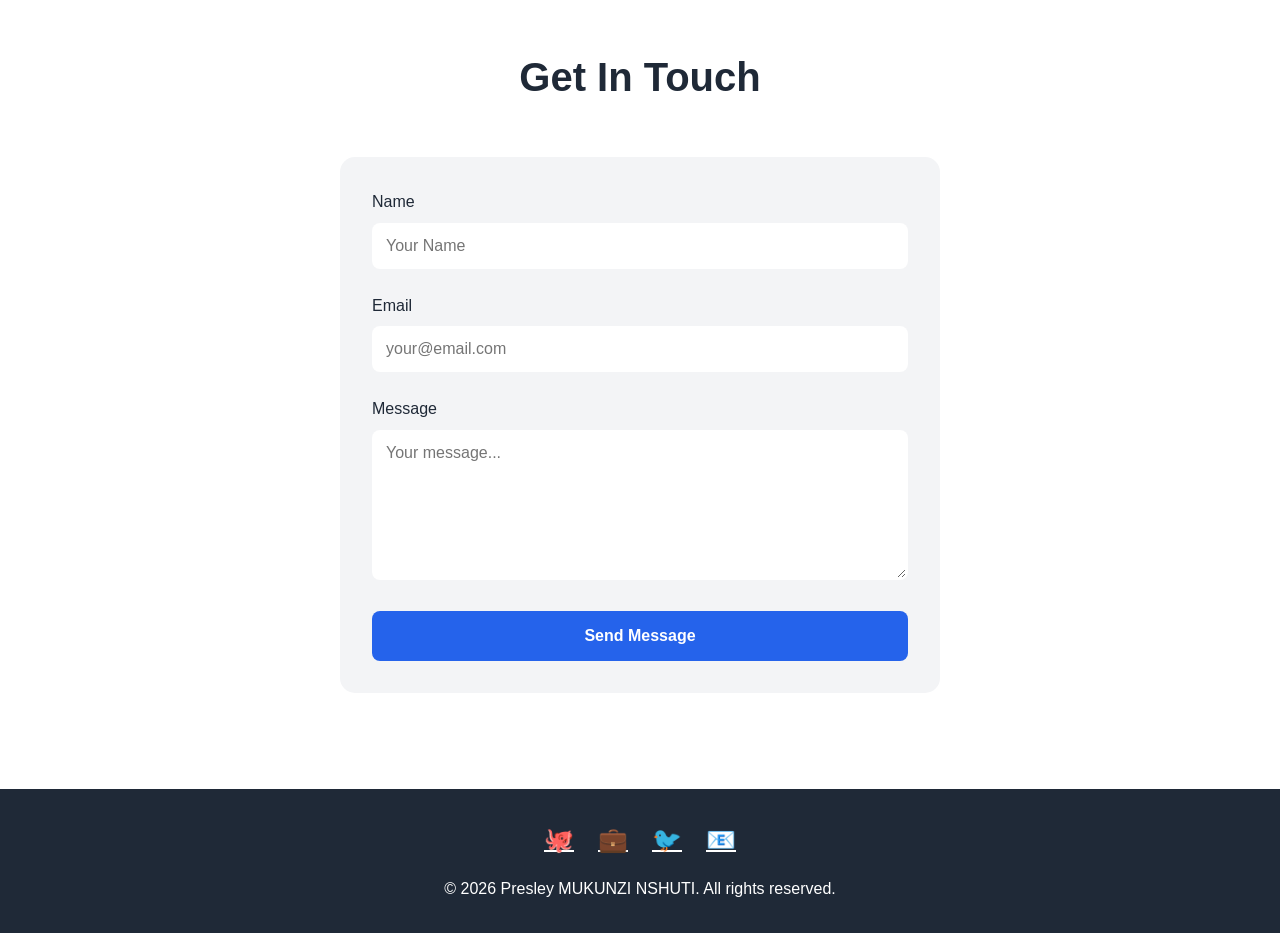
<file: portfolio.html>
<!DOCTYPE html>
<html lang="en">
<head>
    <meta charset="UTF-8">
    <meta name="viewport" content="width=device-width, initial-scale=1.0">
    <title>My Portfolio</title>
    <style>
        * {
            margin: 0;
            padding: 0;
            box-sizing: border-box;
            font-family: 'Segoe UI', Tahoma, Geneva, Verdana, sans-serif;
        }

        :root {
            --primary-color: #2563eb;
            --secondary-color: #1e40af;
            --dark-color: #1f2937;
            --light-color: #f3f4f6;
            --white: #ffffff;
            --text-color: #374151;
            --accent-color: #10b981;
        }

        html {
            scroll-behavior: smooth;
        }

        body {
            line-height: 1.6;
            color: var(--text-color);
            background-color: var(--white);
        }

        /* Navigation */
        nav {
            position: fixed;
            top: 0;
            width: 100%;
            background: rgba(255, 255, 255, 0.95);
            box-shadow: 0 2px 10px rgba(0, 0, 0, 0.1);
            z-index: 1000;
            padding: 1rem 5%;
        }

        .nav-container {
            display: flex;
            justify-content: space-between;
            align-items: center;
            max-width: 1200px;
            margin: 0 auto;
        }

        .logo {
            font-size: 1.5rem;
            font-weight: 700;
            color: var(--primary-color);
        }

        .nav-links {
            display: flex;
            list-style: none;
            gap: 2rem;
        }

        .nav-links a {
            text-decoration: none;
            color: var(--dark-color);
            font-weight: 500;
            transition: color 0.3s;
        }

        .nav-links a:hover {
            color: var(--primary-color);
        }

        /* Hero Section */
        .hero {
            min-height: 100vh;
            display: flex;
            align-items: center;
            justify-content: center;
            background: linear-gradient(135deg, #667eea 0%, #764ba2 100%);
            color: var(--white);
            padding: 0 5%;
            text-align: center;
        }

        .hero-content {
            max-width: 800px;
        }

        .hero h1 {
            font-size: 3.5rem;
            margin-bottom: 1rem;
            animation: fadeInUp 1s ease;
        }

        .hero h2 {
            font-size: 1.5rem;
            font-weight: 400;
            margin-bottom: 2rem;
            opacity: 0.9;
            animation: fadeInUp 1s ease 0.2s both;
        }

        .hero p {
            font-size: 1.1rem;
            margin-bottom: 2rem;
            opacity: 0.9;
            animation: fadeInUp 1s ease 0.4s both;
        }

        .btn {
            display: inline-block;
            padding: 1rem 2rem;
            background: var(--white);
            color: var(--primary-color);
            text-decoration: none;
            border-radius: 50px;
            font-weight: 600;
            transition: transform 0.3s, box-shadow 0.3s;
            animation: fadeInUp 1s ease 0.6s both;
        }

        .btn:hover {
            transform: translateY(-3px);
            box-shadow: 0 10px 20px rgba(0, 0, 0, 0.2);
        }

        .btn-primary {
            background: var(--primary-color);
            color: var(--white);
            margin-left: 1rem;
        }

        .btn-primary:hover {
            background: var(--secondary-color);
        }

        /* About Section */
        .about {
            padding: 6rem 5%;
            background: var(--light-color);
        }

        .section-title {
            text-align: center;
            font-size: 2.5rem;
            color: var(--dark-color);
            margin-bottom: 3rem;
        }

        .about-content {
            max-width: 800px;
            margin: 0 auto;
            text-align: center;
        }

        .about p {
            font-size: 1.1rem;
            margin-bottom: 1.5rem;
        }

        /* Skills Section */
        .skills {
            padding: 6rem 5%;
        }

        .skills-grid {
            display: grid;
            grid-template-columns: repeat(auto-fit, minmax(200px, 1fr));
            gap: 2rem;
            max-width: 1000px;
            margin: 0 auto;
        }

        .skill-card {
            background: var(--light-color);
            padding: 2rem;
            border-radius: 10px;
            text-align: center;
            transition: transform 0.3s, box-shadow 0.3s;
        }

        .skill-card:hover {
            transform: translateY(-5px);
            box-shadow: 0 10px 30px rgba(0, 0, 0, 0.1);
        }

        .skill-icon {
            font-size: 3rem;
            margin-bottom: 1rem;
        }

        .skill-card h3 {
            color: var(--dark-color);
            margin-bottom: 0.5rem;
        }

        /* Projects Section */
        .projects {
            padding: 6rem 5%;
            background: var(--light-color);
        }

        .projects-grid {
            display: grid;
            grid-template-columns: repeat(auto-fit, minmax(300px, 1fr));
            gap: 2rem;
            max-width: 1200px;
            margin: 0 auto;
        }

        .project-card {
            background: var(--white);
            border-radius: 15px;
            overflow: hidden;
            box-shadow: 0 5px 20px rgba(0, 0, 0, 0.1);
            transition: transform 0.3s;
        }

        .project-card:hover {
            transform: translateY(-10px);
        }

        .project-image {
            width: 100%;
            height: 200px;
            background: linear-gradient(135deg, var(--primary-color), var(--secondary-color));
            display: flex;
            align-items: center;
            justify-content: center;
            color: var(--white);
            font-size: 4rem;
        }

        .project-info {
            padding: 1.5rem;
        }

        .project-info h3 {
            color: var(--dark-color);
            margin-bottom: 0.5rem;
        }

        .project-info p {
            margin-bottom: 1rem;
            color: var(--text-color);
        }

        .project-tags {
            display: flex;
            flex-wrap: wrap;
            gap: 0.5rem;
        }

        .tag {
            background: var(--light-color);
            color: var(--primary-color);
            padding: 0.25rem 0.75rem;
            border-radius: 20px;
            font-size: 0.875rem;
        }

        /* Contact Section */
        .contact {
            padding: 6rem 5%;
        }

        .contact-container {
            max-width: 600px;
            margin: 0 auto;
        }

        .contact-form {
            background: var(--light-color);
            padding: 2rem;
            border-radius: 15px;
        }

        .form-group {
            margin-bottom: 1.5rem;
        }

        .form-group label {
            display: block;
            margin-bottom: 0.5rem;
            color: var(--dark-color);
            font-weight: 500;
        }

        .form-group input,
        .form-group textarea {
            width: 100%;
            padding: 0.75rem;
            border: 2px solid transparent;
            border-radius: 8px;
            font-size: 1rem;
            transition: border-color 0.3s;
            background: var(--white);
        }

        .form-group input:focus,
        .form-group textarea:focus {
            outline: none;
            border-color: var(--primary-color);
        }

        .form-group textarea {
            min-height: 150px;
            resize: vertical;
        }

        .submit-btn {
            width: 100%;
            padding: 1rem;
            background: var(--primary-color);
            color: var(--white);
            border: none;
            border-radius: 8px;
            font-size: 1rem;
            font-weight: 600;
            cursor: pointer;
            transition: background 0.3s;
        }

        .submit-btn:hover {
            background: var(--secondary-color);
        }

        /* Footer */
        footer {
            background: var(--dark-color);
            color: var(--white);
            padding: 2rem 5%;
            text-align: center;
        }

        .social-links {
            display: flex;
            justify-content: center;
            gap: 1.5rem;
            margin-bottom: 1rem;
        }

        .social-links a {
            color: var(--white);
            font-size: 1.5rem;
            transition: color 0.3s;
        }

        .social-links a:hover {
            color: var(--primary-color);
        }

        /* Animations */
        @keyframes fadeInUp {
            from {
                opacity: 0;
                transform: translateY(30px);
            }
            to {
                opacity: 1;
                transform: translateY(0);
            }
        }

        /* Responsive */
        /* @media (max-width: 768px) {
            .hero h1 {
                font-size: 2.5rem;
            }

            .hero h2 {
                font-size: 1.25rem;
            }

            .nav-links {
                display: none;
            }

            .btn {
                display: block;
                margin: 0.5rem;
            }

            .section-title {
                font-size: 2rem;
            }
        } */
    </style>
</head>
<body>
    <!-- Navigation -->
    <nav>
        <div class="nav-container">
            <div class="logo">Portfolio</div>
            <ul class="nav-links">
                <li><a href="#about">About</a></li>
                <li><a href="#skills">Skills</a></li>
                <li><a href="#projects">Projects</a></li>
                <li><a href="#contact">Contact</a></li>
            </ul>
        </div>
    </nav>

    <!-- Hero Section -->
    <section class="hero">
        <div class="hero-content">
            <h1>MUKUNZI NSHUTI Presley</h1>
            <h2>Frontend Developer & Designer</h2>
            <p>I build beautiful, functional websites and applications that help businesses grow and users succeed.</p>
            <a href="#projects" class="btn">View My Work</a>
            <a href="#contact" class="btn btn-primary">Get In Touch</a>
        </div>
    </section>

    <!-- About Section -->
    <section class="about" id="about">
        <h2 class="section-title">About Me</h2>
        <div class="about-content">
            <p>Hi! I'm a passionate developer with expertise in building modern web applications. I love creating elegant solutions to complex problems and continuously learning new technologies.</p>
            <p>With experience in both front-end and back-end development, I bring a holistic approach to every project. I believe in writing clean, maintainable code and creating user-friendly experiences.</p>
            <p>When I'm not coding, you can find me exploring new technologies, contributing to open-source projects, or sharing knowledge with the developer community.</p>
        </div>
    </section>

    <!-- Skills Section -->
    <section class="skills" id="skills">
        <h2 class="section-title">My Skills</h2>
        <div class="skills-grid">
            <div class="skill-card">
                <div class="skill-icon">💻</div>
                <h3>Frontend</h3>
                <p>HTML, CSS, JavaScript, React, Vue.js</p>
            </div>
            <!-- <div class="skill-card">
                <div class="skill-icon">⚙️</div>
                <h3>Backend</h3>
                <p>Node.js, Python, PHP, SQL</p>
            </div> -->
            <div class="skill-card">
                <div class="skill-icon">🎨</div>
                <h3>Design</h3>
                <p>Figma, Adobe XD, UI/UX Design</p>
            </div>
            <div class="skill-card">
                <div class="skill-icon">🚀</div>
                <h3>Tools</h3>
                <p>Git, Docker, AWS, CI/CD</p>
            </div>
        </div>
    </section>

    <!-- Projects Section -->
    <section class="projects" id="projects">
        <h2 class="section-title">My Projects</h2>
        <div class="projects-grid">
            <div class="project-card">
                <div class="project-image">📱</div>
                <div class="project-info">
                    <h3>E-Commerce Platform</h3>
                    <p>A full-featured online store with shopping cart, payment integration, and admin dashboard.</p>
                    <div class="project-tags">
                        <span class="tag">React</span>
                        <span class="tag">Node.js</span>
                        <span class="tag">MongoDB</span>
                    </div>
                </div>
            </div>
            <div class="project-card">
                <div class="project-image">📊</div>
                <div class="project-info">
                    <h3>Task Management App</h3>
                    <p>A productivity application for managing tasks, deadlines, and team collaboration.</p>
                    <div class="project-tags">
                        <span class="tag">Vue.js</span>
                        <span class="tag">Firebase</span>
                    </div>
                </div>
            </div>
            <div class="project-card">
                <div class="project-image">🎯</div>
                <div class="project-info">
                    <h3>Portfolio Website</h3>
                    <p>A responsive personal portfolio showcasing projects, skills, and professional background.</p>
                    <div class="project-tags">
                        <span class="tag">HTML/CSS</span>
                        <span class="tag">JavaScript</span>
                    </div>
                </div>
            </div>
            <div class="project-card">
                <div class="project-image">💬</div>
                <div class="project-info">
                    <h3>Chat Application</h3>
                    <p>Real-time messaging platform with group chats, file sharing, and notifications.</p>
                    <div class="project-tags">
                        <span class="tag">Socket.io</span>
                        <span class="tag">Express</span>
                        <span class="tag">React</span>
                    </div>
                </div>
            </div>
            <div class="project-card">
                <div class="project-image">🌦️</div>
                <div class="project-info">
                    <h3>Weather Dashboard</h3>
                    <p>Weather forecasting app with location-based predictions and beautiful visualizations.</p>
                    <div class="project-tags">
                        <span class="tag">JavaScript</span>
                        <span class="tag">API</span>
                    </div>
                </div>
            </div>
            <div class="project-card">
                <div class="project-image">📝</div>
                <div class="project-info">
                    <h3>Blog Platform</h3>
                    <p>A content management system for creating and publishing blog posts with rich text editor.</p>
                    <div class="project-tags">
                        <span class="tag">Python</span>
                        <span class="tag">Django</span>
                        <span class="tag">PostgreSQL</span>
                    </div>
                </div>
            </div>
        </div>
    </section>

    <!-- Contact Section -->
    <section class="contact" id="contact">
        <h2 class="section-title">Get In Touch</h2>
        <div class="contact-container">
            <form class="contact-form" id="contactForm">
                <div class="form-group">
                    <label for="name">Name</label>
                    <input type="text" id="name" name="name" placeholder="Your Name" required>
                </div>
                <div class="form-group">
                    <label for="email">Email</label>
                    <input type="email" id="email" name="email" placeholder="your@email.com" required>
                </div>
                <div class="form-group">
                    <label for="message">Message</label>
                    <textarea id="message" name="message" placeholder="Your message..." required></textarea>
                </div>
                <button type="submit" class="submit-btn">Send Message</button>
            </form>
        </div>
    </section>

    <!-- Footer -->
    <footer>
        <div class="social-links">
            <a href="#" title="GitHub">🐙</a>
            <a href="#" title="LinkedIn">💼</a>
            <a href="#" title="Twitter">🐦</a>
            <a href="#" title="Email">📧</a>
        </div>
        <p>&copy; 2026 Presley MUKUNZI NSHUTI. All rights reserved.</p>
    </footer>
</body>
</html>
</file>
